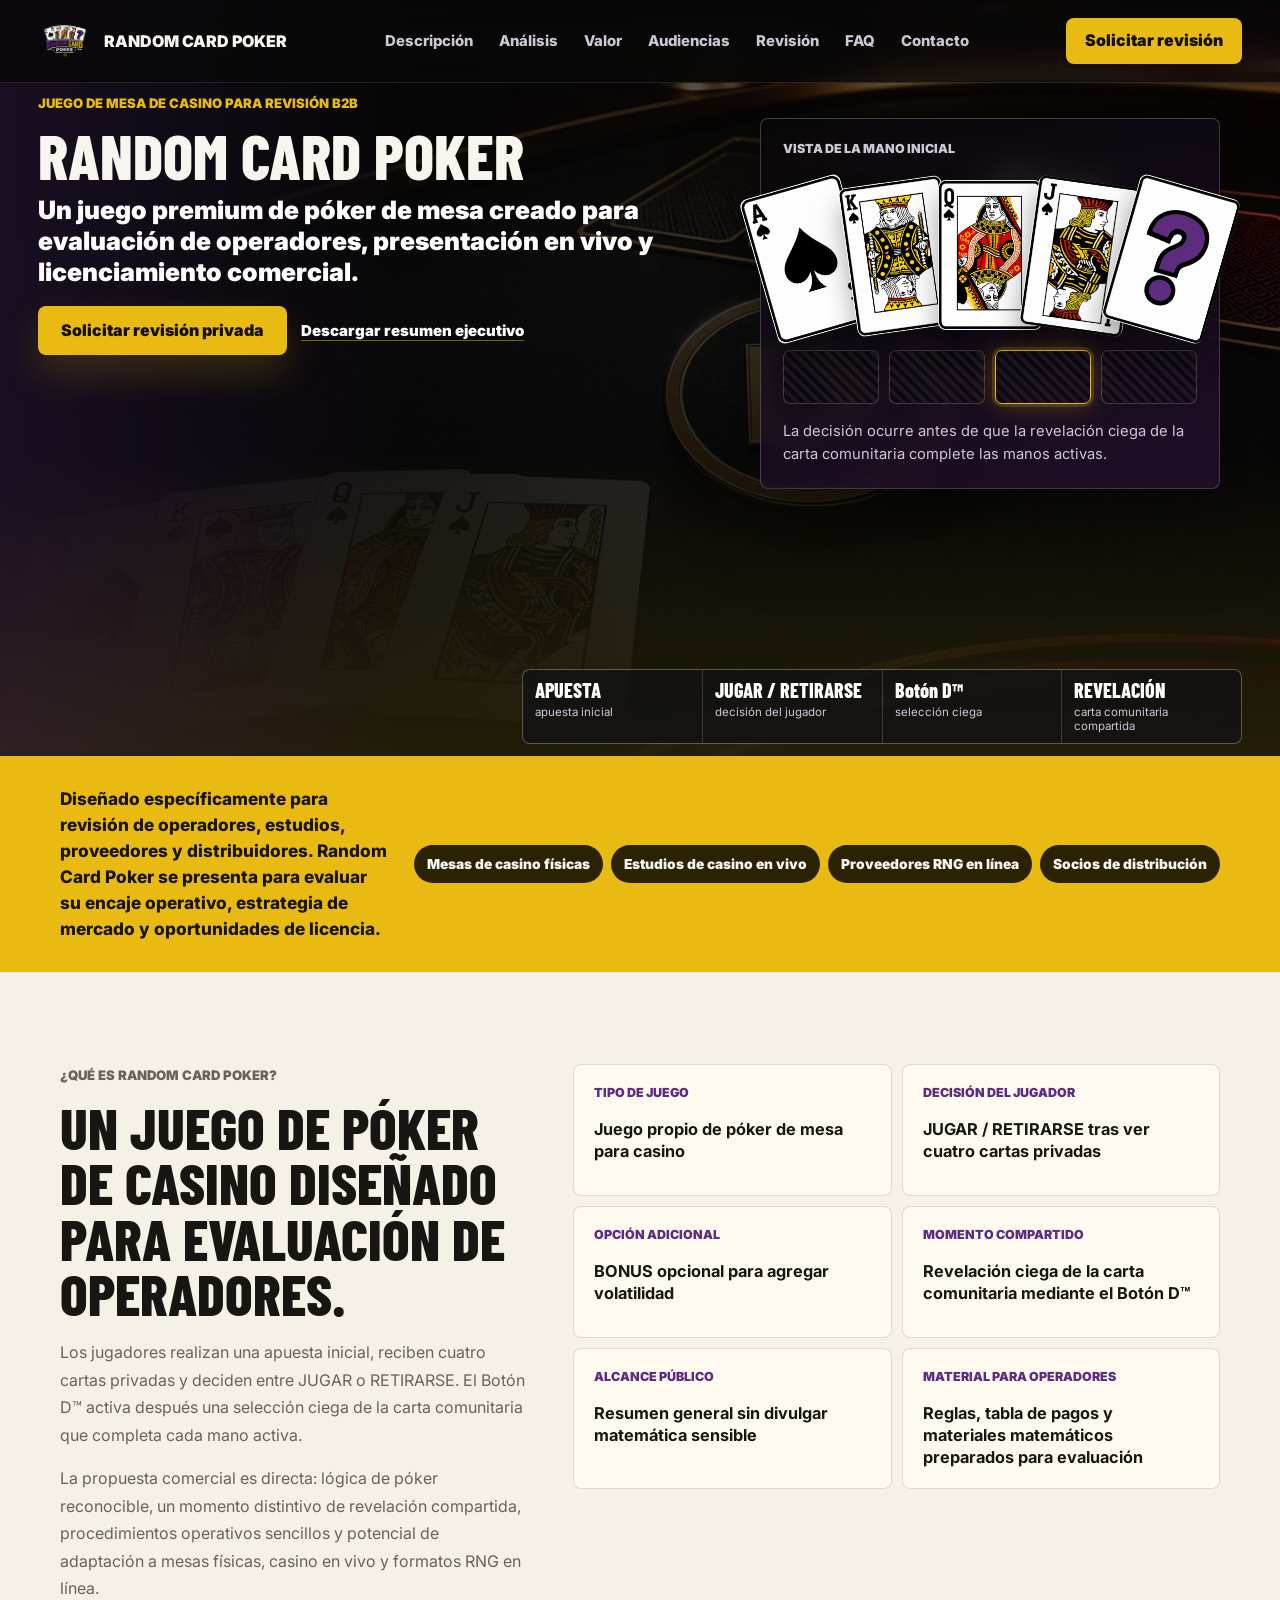
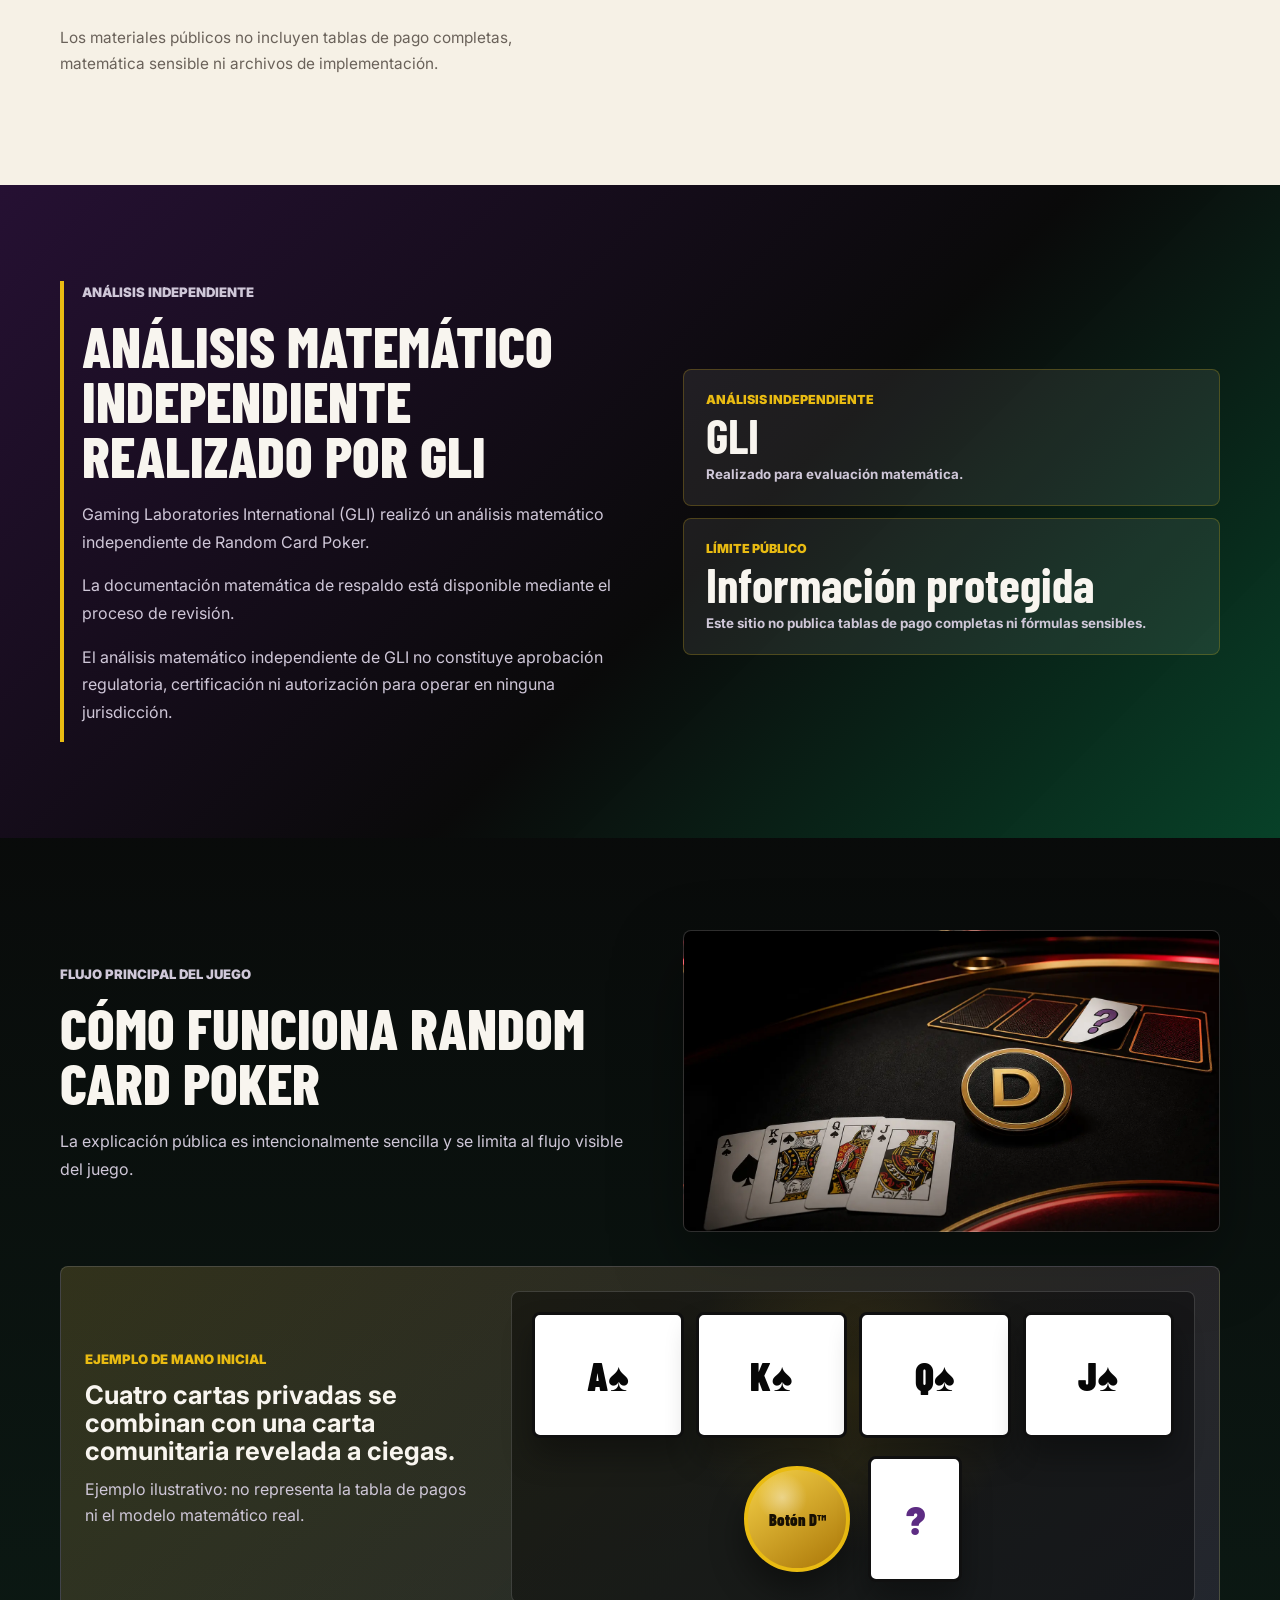
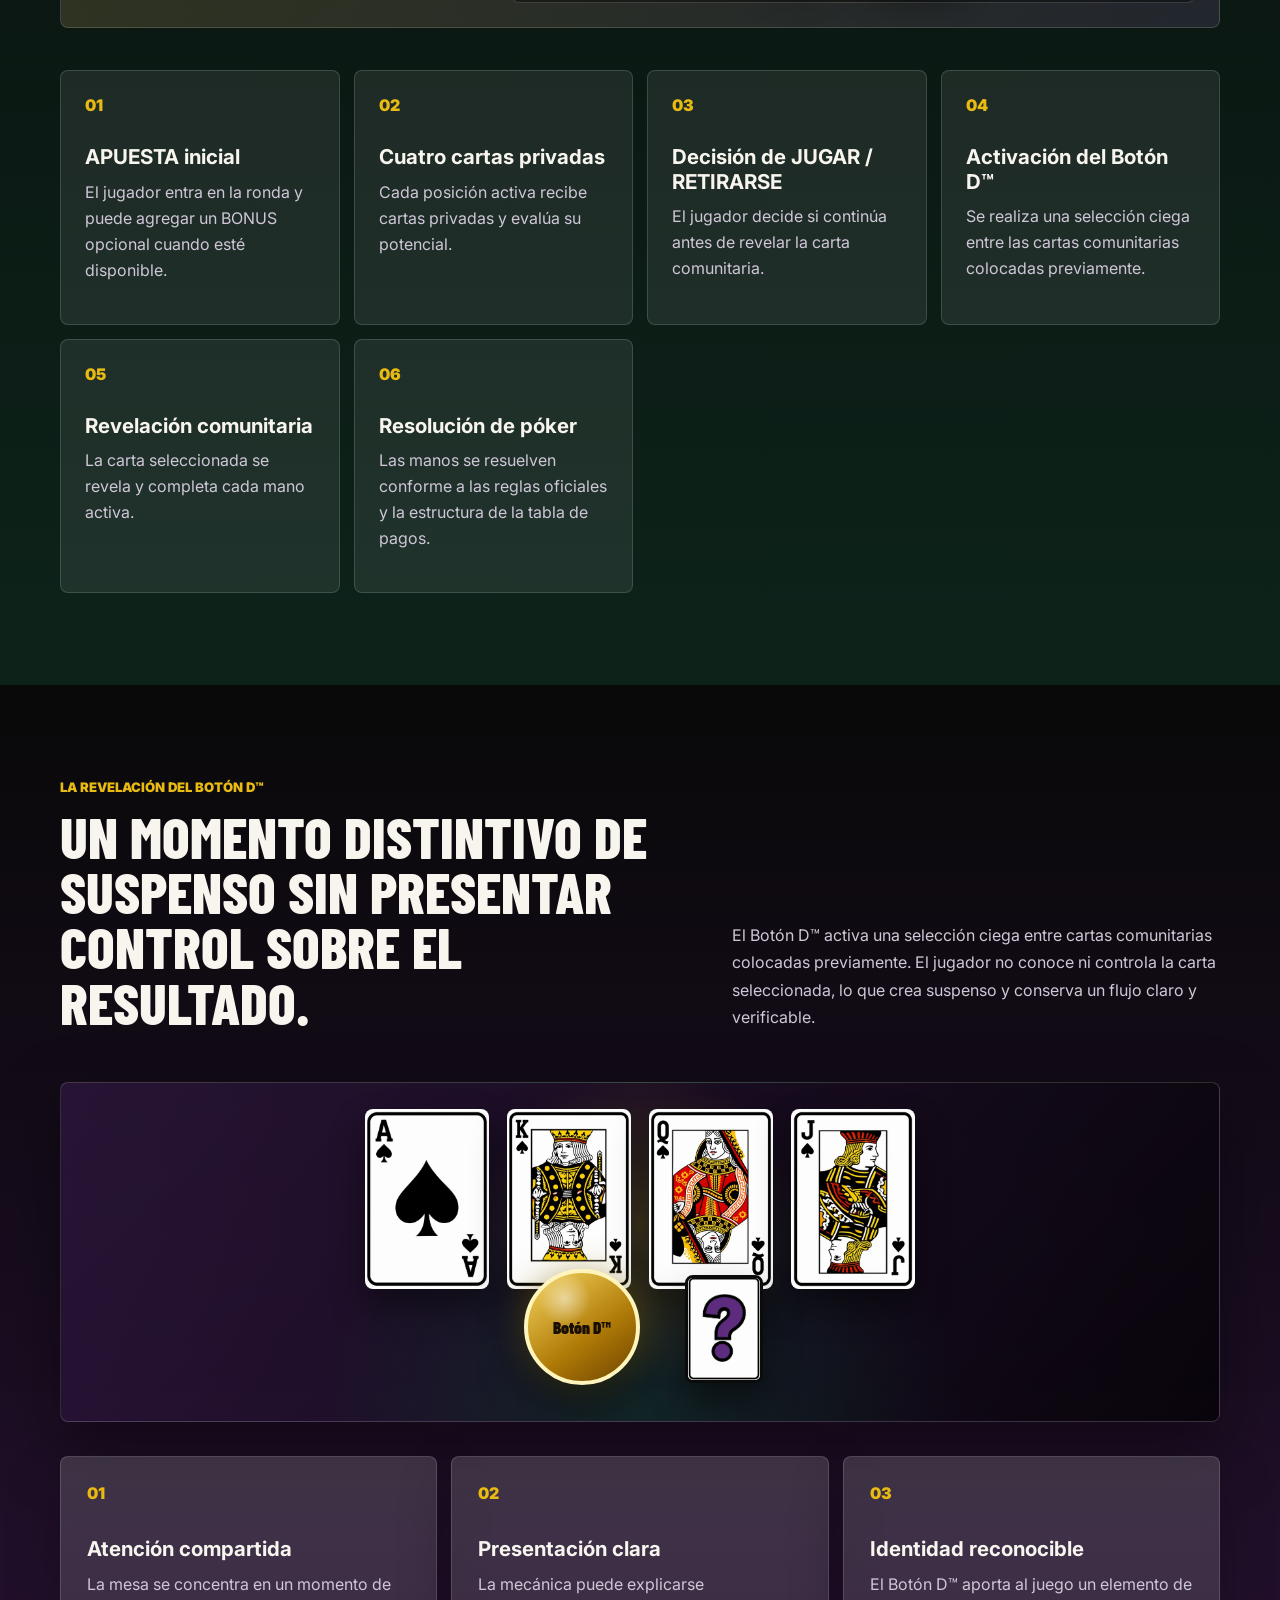
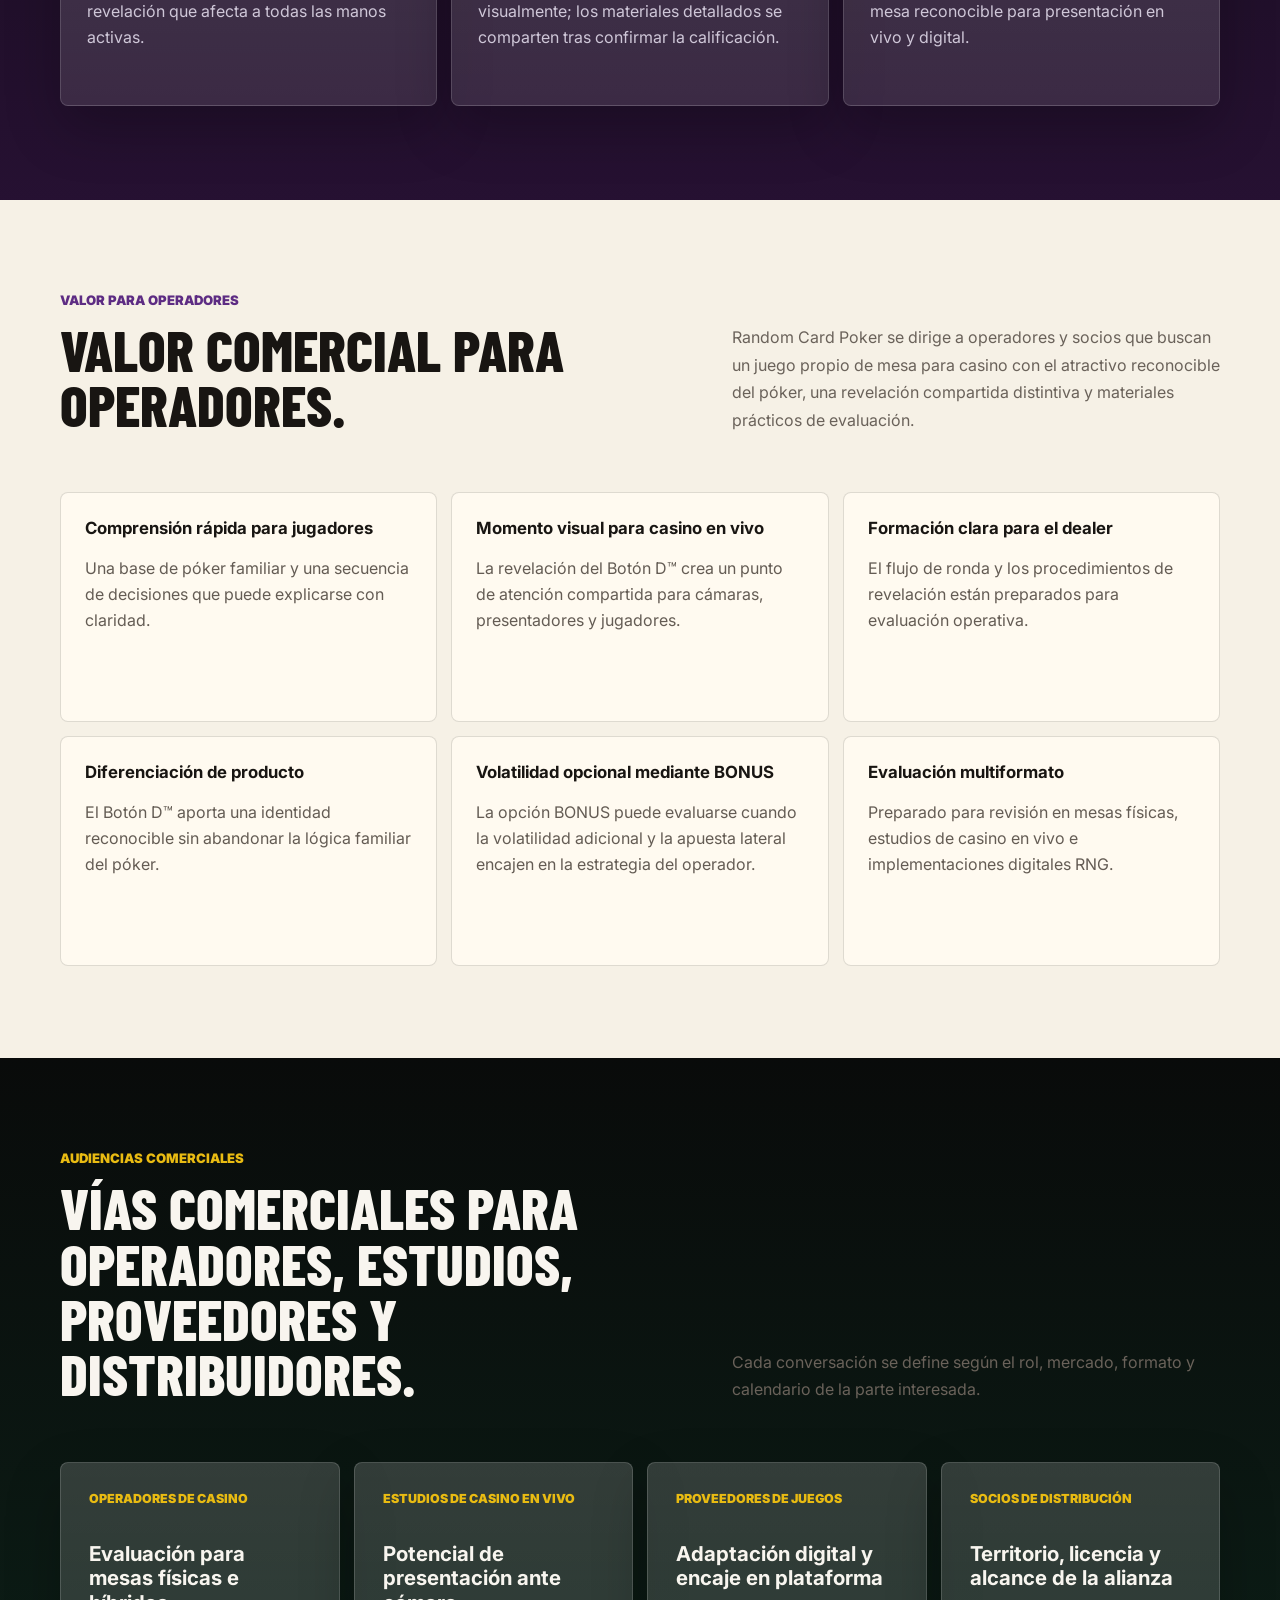
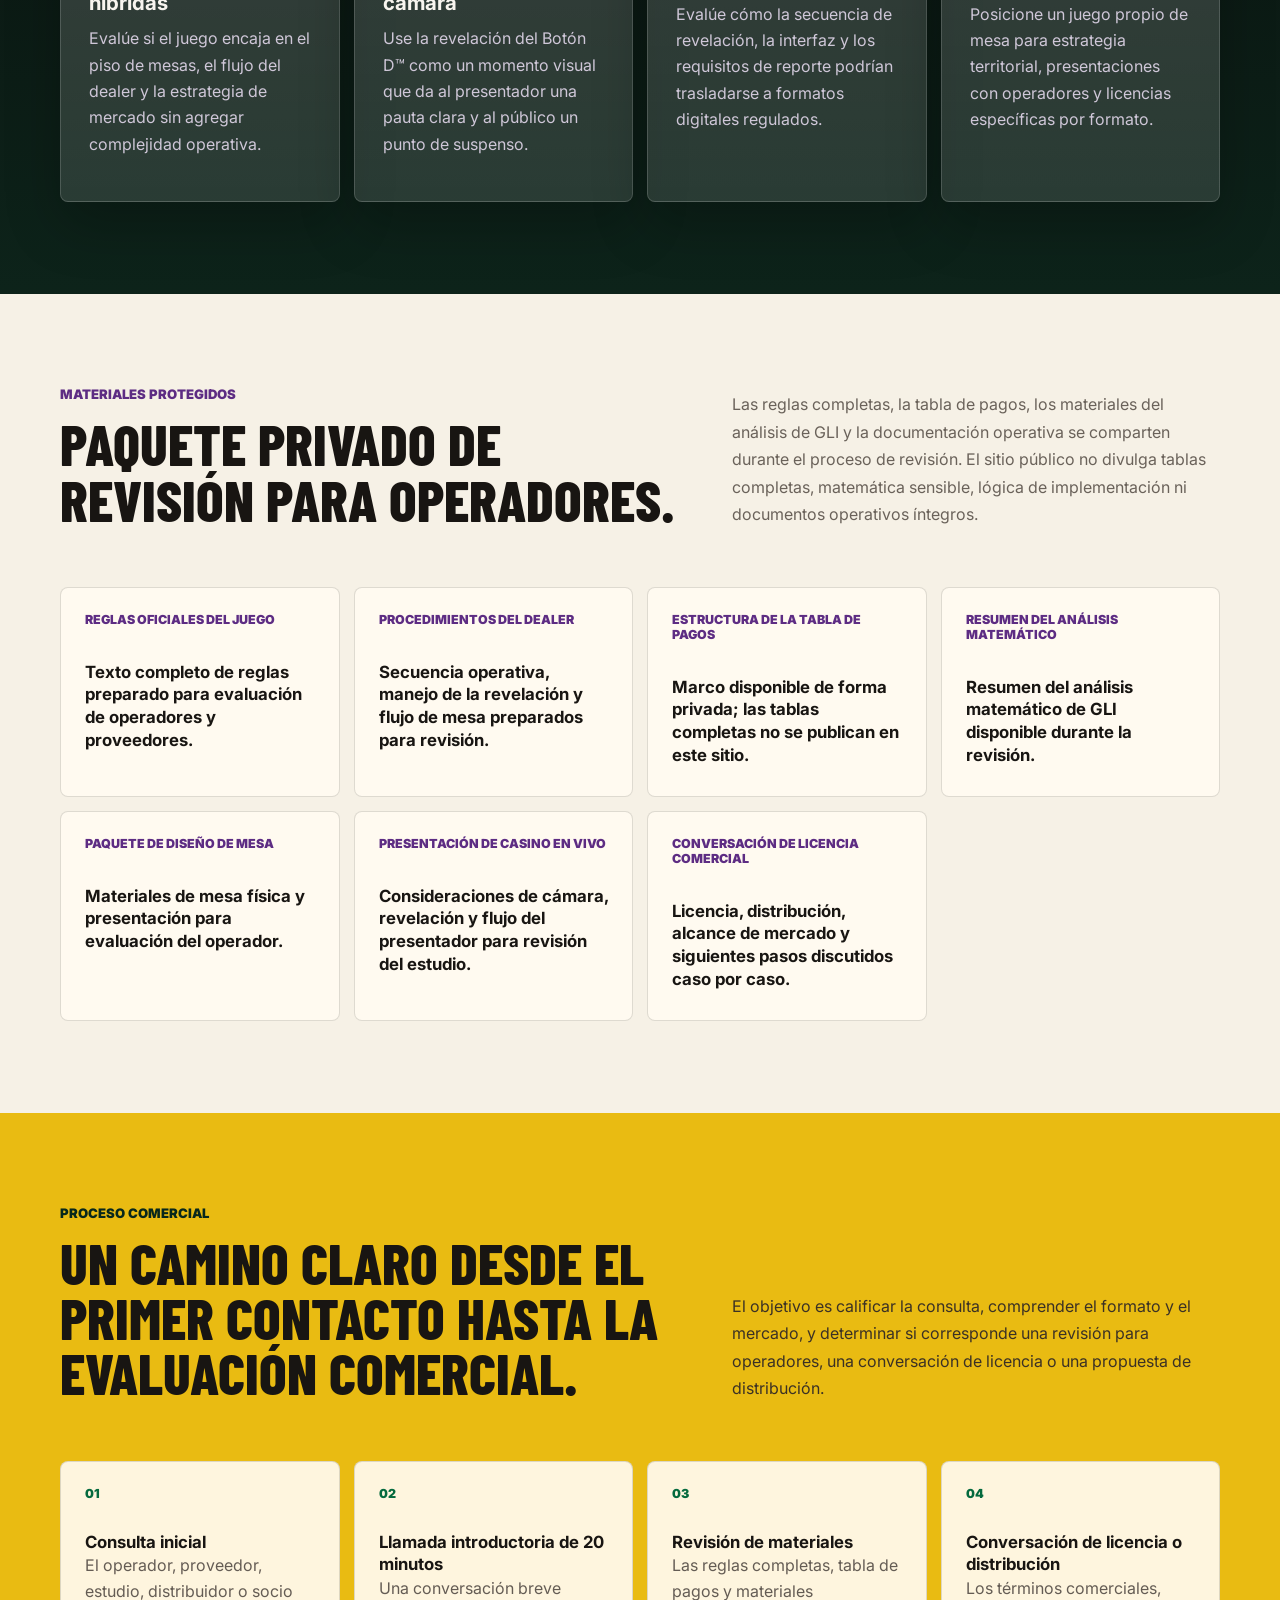
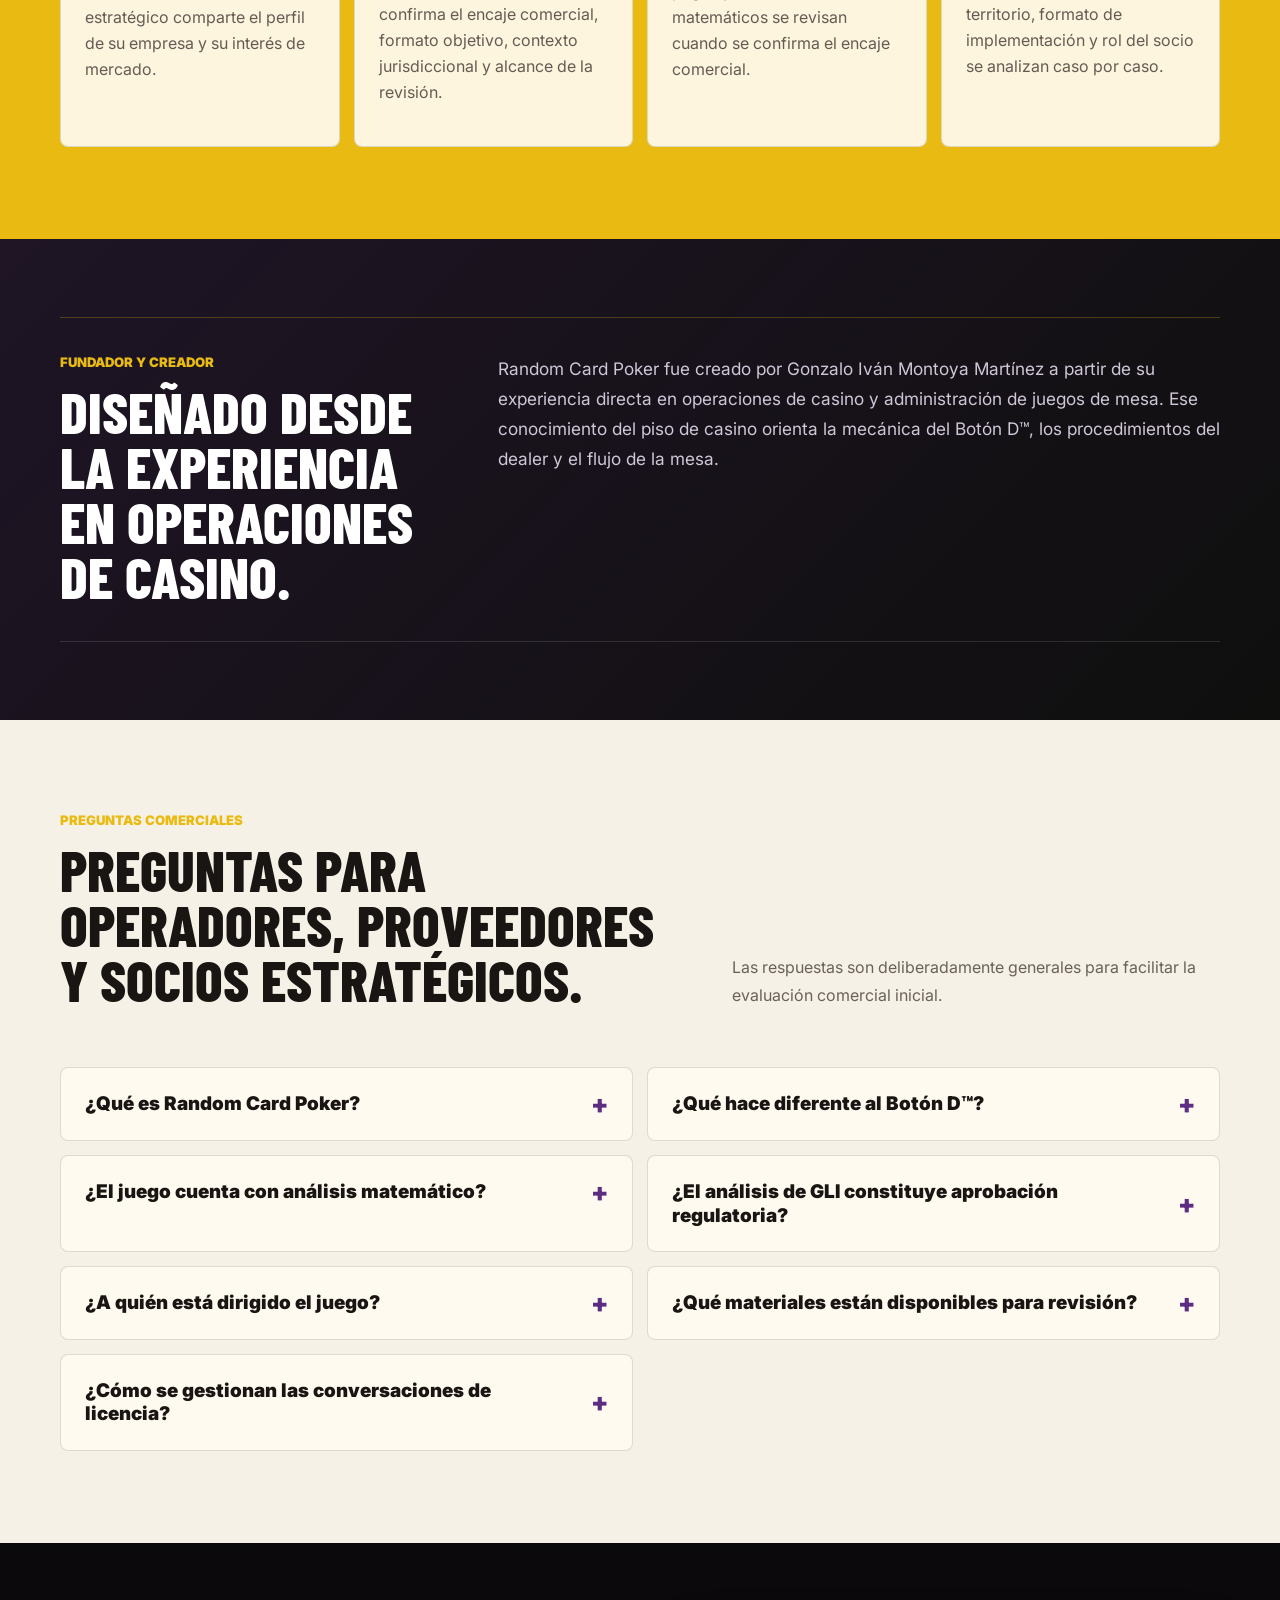
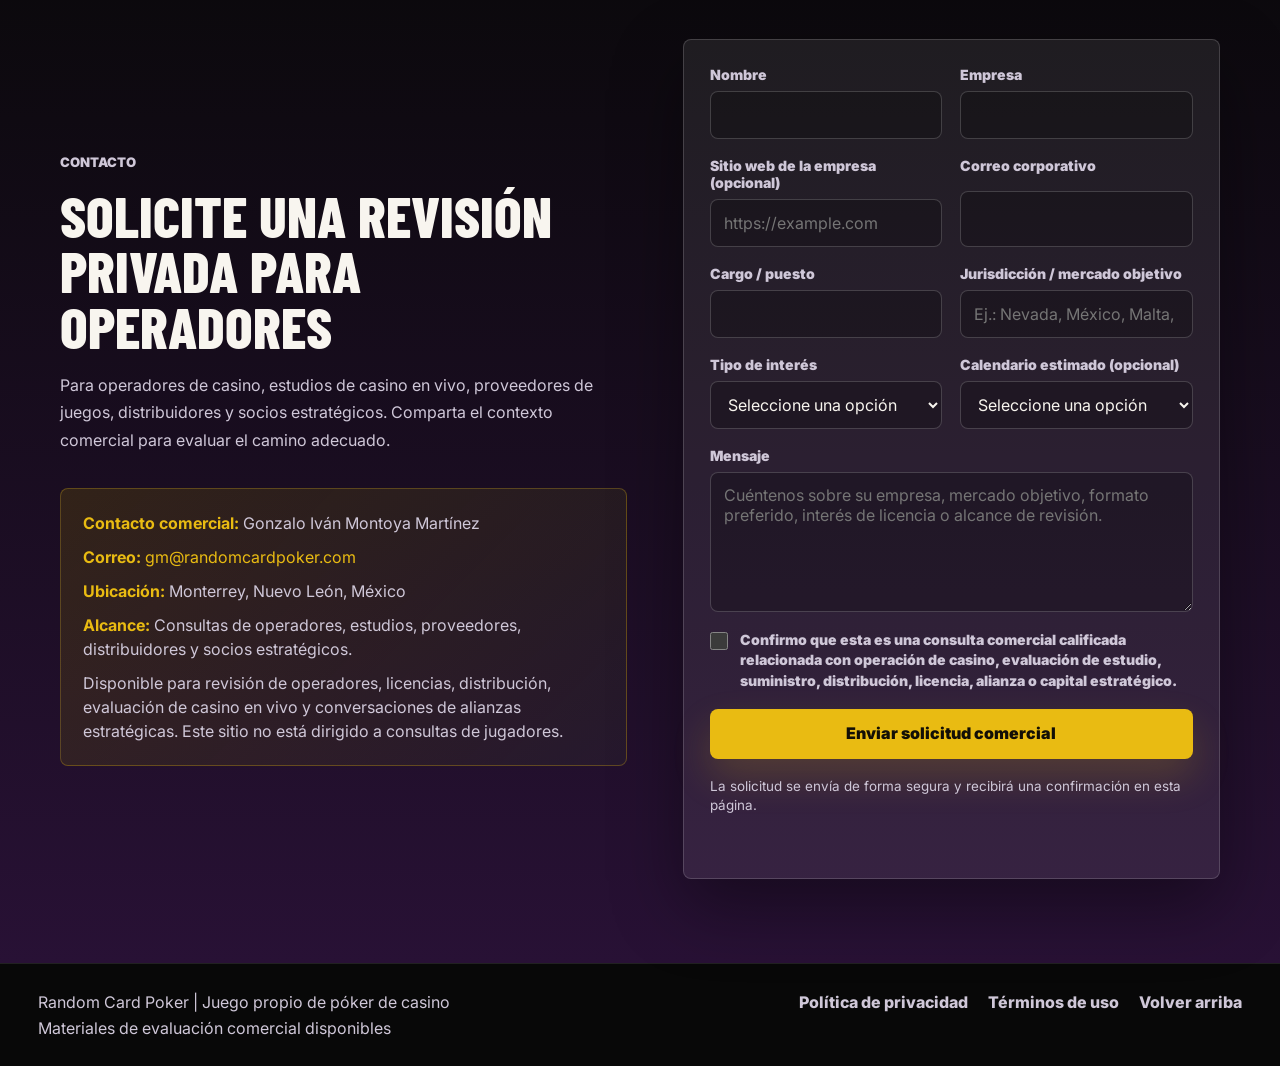
<file: index.html>
<!doctype html>
<html lang="es">
  <head>
    <meta charset="utf-8">
    <meta name="viewport" content="width=device-width, initial-scale=1">
    <title>Random Card Poker | Juego de póker de casino para operadores</title>
    <meta
      name="description"
      content="Juego de póker de casino propio diseñado para evaluación de operadores, presentación en vivo y licenciamiento comercial."
    >
    <meta name="robots" content="index, follow">
    <link rel="canonical" href="https://randomcardpoker.com/">
    <meta property="og:type" content="website">
    <meta property="og:url" content="https://randomcardpoker.com/">
    <meta property="og:title" content="Random Card Poker | Juego de póker de casino para operadores">
    <meta property="og:description" content="Juego de póker de casino propio diseñado para evaluación de operadores, presentación en vivo y licenciamiento comercial.">
    <meta property="og:image" content="https://randomcardpoker.com/assets/rcp-og-image-es.png">
    <meta property="og:image:type" content="image/png">
    <meta property="og:image:width" content="1200">
    <meta property="og:image:height" content="630">
    <meta property="og:image:alt" content="Random Card Poker - juego de póker de casino">
    <meta name="twitter:card" content="summary_large_image">
    <meta name="twitter:title" content="Random Card Poker | Juego de póker de casino para operadores">
    <meta name="twitter:description" content="Juego de póker de casino propio diseñado para evaluación de operadores, presentación en vivo y licenciamiento comercial.">
    <meta name="twitter:image" content="https://randomcardpoker.com/assets/rcp-og-image-es.png">
    <link rel="icon" href="/favicon.ico" sizes="32x32">
    <link rel="icon" href="/favicon.svg" type="image/svg+xml">
    <link rel="apple-touch-icon" href="/apple-touch-icon.png">
    <link rel="preconnect" href="https://fonts.googleapis.com">
    <link rel="preconnect" href="https://fonts.gstatic.com" crossorigin>
    <link
      href="https://fonts.googleapis.com/css2?family=Barlow+Condensed:wght@600;700;800&amp;family=Inter:wght@400;500;600;700;800&amp;display=swap"
      rel="stylesheet"
    >
    <script type="application/ld+json">
      {
        "@context": "https://schema.org",
        "@type": "Organization",
        "name": "Random Card Poker",
        "url": "https://randomcardpoker.com/",
        "email": "gm@randomcardpoker.com",
        "address": {
          "@type": "PostalAddress",
          "addressLocality": "Monterrey",
          "addressRegion": "Nuevo León",
          "addressCountry": "MX"
        },
        "contactPoint": {
          "@type": "ContactPoint",
          "name": "Gonzalo Iván Montoya Martínez",
          "email": "gm@randomcardpoker.com",
          "contactType": "consultas comerciales"
        }
      }
    </script>
    <link rel="stylesheet" href="styles.css?v=audit-20260729-1">
  </head>
  <body>
    <header class="site-header" aria-label="Navegación principal">
      <a class="brand" href="#home" aria-label="Random Card Poker">
        <img alt="Logotipo de Random Card Poker" src="[data-uri]">
        <span>Random Card Poker</span>
      </a>
      <nav class="main-nav" id="primary-menu" aria-label="Secciones">
        <a href="#overview">Descripción</a>
        <a href="#analysis">Análisis</a>
        <a href="#operators">Valor</a>
        <a href="#audiences">Audiencias</a>
        <a href="#nda">Revisión</a>
        <a href="#faq">FAQ</a>
        <a href="#contact">Contacto</a>
      </nav>
      <button
        class="menu-toggle"
        type="button"
        aria-label="Abrir menú de navegación"
        aria-controls="primary-menu"
        aria-expanded="false"
      >
        <span></span>
        <span></span>
        <span></span>
      </button>
      <a class="header-action" href="#contact">Solicitar revisión</a>
    </header>

    <main>
      <section class="hero" id="home" aria-labelledby="hero-title">
        <div class="hero-bg" aria-hidden="true"></div>
        <div class="hero-inner">
          <img class="hero-logo" alt="Random Card Poker" src="[data-uri]">
          <p class="eyebrow">Juego de mesa de casino para revisión B2B</p>
          <h1 id="hero-title">Random Card Poker</h1>
          <p class="hero-subtitle">Un juego premium de póker de mesa creado para evaluación de operadores, presentación en vivo y licenciamiento comercial.</p>
          <div class="hero-actions">
            <a class="button button-primary" href="#contact">Solicitar revisión privada</a>
            <span class="hero-secondary-actions">
              <a href="assets/random-card-poker-one-page-overview.pdf">Descargar resumen ejecutivo</a>
            </span>
          </div>
        </div>
        <div class="hero-showcase" aria-label="Visual de la mano inicial de Random Card Poker">
          <div class="showcase-topline">
            <span>Vista de la mano inicial</span>
          </div>
          <div class="card-fan">
            <img class="showcase-card" alt="Primera carta ilustrativa de la mano inicial" src="assets/rcp-opening-card-1.webp">
            <img class="showcase-card" alt="Segunda carta ilustrativa de la mano inicial" src="assets/rcp-opening-card-2.webp">
            <img class="showcase-card" alt="Tercera carta ilustrativa de la mano inicial" src="assets/rcp-opening-card-3.webp">
            <img class="showcase-card" alt="Cuarta carta ilustrativa de la mano inicial" src="assets/rcp-opening-card-4.webp">
            <img class="showcase-card" alt="Carta comunitaria oculta ilustrativa" src="assets/rcp-opening-card-5.webp">
          </div>
          <div class="community-row" aria-hidden="true">
            <span></span>
            <span></span>
            <span class="is-selected"></span>
            <span></span>
          </div>
          <p>La decisión ocurre antes de que la revelación ciega de la carta comunitaria complete las manos activas.</p>
        </div>
        <dl class="hero-proof" aria-label="Resumen del juego">
          <div>
            <dt>APUESTA</dt>
            <dd>apuesta inicial</dd>
          </div>
          <div>
            <dt>JUGAR / RETIRARSE</dt>
            <dd>decisión del jugador</dd>
          </div>
          <div>
            <dt>Botón D™</dt>
            <dd>selección ciega</dd>
          </div>
          <div>
            <dt>REVELACIÓN</dt>
            <dd>carta comunitaria compartida</dd>
          </div>
        </dl>
      </section>

      <section class="intro-band" aria-label="Posicionamiento B2B">
        <div class="section-shell intro-grid">
          <p>
            Diseñado específicamente para revisión de operadores, estudios, proveedores y distribuidores.
            Random Card Poker se presenta para evaluar su encaje operativo, estrategia de mercado y oportunidades de licencia.
          </p>
          <div class="intro-points" aria-label="Principales áreas de revisión">
            <span>Mesas de casino físicas</span>
            <span>Estudios de casino en vivo</span>
            <span>Proveedores RNG en línea</span>
            <span>Socios de distribución</span>
          </div>
        </div>
      </section>

      <section class="operator-section" id="overview" aria-labelledby="overview-title">
        <div class="section-shell operator-layout">
          <div class="section-copy">
            <p class="eyebrow">¿Qué es Random Card Poker?</p>
            <h2 id="overview-title">Un juego de póker de casino diseñado para evaluación de operadores.</h2>
            <p>
              Los jugadores realizan una apuesta inicial, reciben cuatro cartas privadas y deciden entre JUGAR o RETIRARSE.
              El Botón D™ activa después una selección ciega de la carta comunitaria que completa cada mano activa.
            </p>
            <p>
              La propuesta comercial es directa: lógica de póker reconocible, un momento distintivo de revelación compartida,
              procedimientos operativos sencillos y potencial de adaptación a mesas físicas, casino en vivo y formatos RNG en línea.
            </p>
            <p class="public-boundary-note">Los materiales públicos no incluyen tablas de pago completas, matemática sensible ni archivos de implementación.</p>
          </div>

          <div class="spec-grid" aria-label="Descripción del juego">
            <article>
              <span>Tipo de juego</span>
              <strong>Juego propio de póker de mesa para casino</strong>
            </article>
            <article>
              <span>Decisión del jugador</span>
              <strong>JUGAR / RETIRARSE tras ver cuatro cartas privadas</strong>
            </article>
            <article>
              <span>Opción adicional</span>
              <strong>BONUS opcional para agregar volatilidad</strong>
            </article>
            <article>
              <span>Momento compartido</span>
              <strong>Revelación ciega de la carta comunitaria mediante el Botón D™</strong>
            </article>
            <article>
              <span>Alcance público</span>
              <strong>Resumen general sin divulgar matemática sensible</strong>
            </article>
            <article>
              <span>Material para operadores</span>
              <strong>Reglas, tabla de pagos y materiales matemáticos preparados para evaluación</strong>
            </article>
          </div>
        </div>
      </section>

      <section class="math-section" id="analysis" aria-labelledby="analysis-title">
        <div class="section-shell math-layout">
          <div class="section-copy regulatory-note">
            <p class="eyebrow">Análisis independiente</p>
            <h2 id="analysis-title">Análisis matemático independiente realizado por GLI</h2>
            <p>
              Gaming Laboratories International (GLI) realizó un análisis matemático independiente de Random Card Poker.
            </p>
            <p>
              La documentación matemática de respaldo está disponible mediante el proceso de revisión.
            </p>
            <p>El análisis matemático independiente de GLI no constituye aprobación regulatoria, certificación ni autorización para operar en ninguna jurisdicción.</p>
          </div>

          <div class="metric-panel analysis-panel" aria-label="Resumen del análisis independiente">
            <div>
              <span>Análisis independiente</span>
              <strong>GLI</strong>
              <small>Realizado para evaluación matemática.</small>
            </div>
            <div>
              <span>Límite público</span>
              <strong>Información protegida</strong>
              <small>Este sitio no publica tablas de pago completas ni fórmulas sensibles.</small>
            </div>
          </div>
        </div>
      </section>

      <section class="mechanic-section" id="flow" aria-labelledby="flow-title">
        <div class="section-shell mechanic-layout">
          <div class="section-copy">
            <p class="eyebrow">Flujo principal del juego</p>
            <h2 id="flow-title">Cómo funciona Random Card Poker</h2>
            <p>
              La explicación pública es intencionalmente sencilla y se limita al flujo visible del juego.
            </p>
          </div>

          <div class="table-visual" aria-label="Visual de la mesa de Random Card Poker">
            <img alt="Diseño de la mesa de Random Card Poker" src="[data-uri]">
          </div>
        </div>

        <div class="section-shell illustrative-hand" aria-label="Ejemplo ilustrativo de una mano">
          <div class="example-copy">
            <p class="eyebrow">Ejemplo de mano inicial</p>
            <h3>Cuatro cartas privadas se combinan con una carta comunitaria revelada a ciegas.</h3>
            <p>Ejemplo ilustrativo: no representa la tabla de pagos ni el modelo matemático real.</p>
          </div>
          <div class="example-table" aria-label="Mano ilustrativa de Random Card Poker">
            <div class="example-cards" aria-label="Cuatro cartas privadas">
              <span>A♠</span>
              <span>K♠</span>
              <span>Q♠</span>
              <span>J♠</span>
            </div>
            <div class="example-reveal" aria-label="Revelación ciega de la carta comunitaria">
              <span class="example-d-button">Botón D™</span>
              <span class="example-card community-card">?</span>
            </div>
          </div>
        </div>

        <div class="section-shell flow-grid" aria-label="Flujo del juego">
          <article>
            <span>01</span>
            <h3>APUESTA inicial</h3>
            <p>El jugador entra en la ronda y puede agregar un BONUS opcional cuando esté disponible.</p>
          </article>
          <article>
            <span>02</span>
            <h3>Cuatro cartas privadas</h3>
            <p>Cada posición activa recibe cartas privadas y evalúa su potencial.</p>
          </article>
          <article>
            <span>03</span>
            <h3>Decisión de JUGAR / RETIRARSE</h3>
            <p>El jugador decide si continúa antes de revelar la carta comunitaria.</p>
          </article>
          <article>
            <span>04</span>
              <h3>Activación del Botón D™</h3>
            <p>Se realiza una selección ciega entre las cartas comunitarias colocadas previamente.</p>
          </article>
          <article>
            <span>05</span>
            <h3>Revelación comunitaria</h3>
            <p>La carta seleccionada se revela y completa cada mano activa.</p>
          </article>
          <article>
            <span>06</span>
            <h3>Resolución de póker</h3>
            <p>
              Las manos se resuelven conforme a las reglas oficiales y la estructura de la tabla de pagos.
            </p>
          </article>
        </div>
      </section>

      <section class="solutions-section" id="boton-d" aria-labelledby="boton-title">
        <div class="section-shell">
          <div class="section-heading compact-heading">
            <div>
              <p class="eyebrow">La revelación del Botón D™</p>
              <h2 id="boton-title">Un momento distintivo de suspenso sin presentar control sobre el resultado.</h2>
            </div>
            <p>
              El Botón D™ activa una selección ciega entre cartas comunitarias colocadas previamente.
              El jugador no conoce ni controla la carta seleccionada, lo que crea suspenso y conserva un flujo claro y verificable.
            </p>
          </div>

          <div class="boton-demo" aria-label="Demostración animada de la revelación del Botón D">
            <div class="boton-demo-table">
              <div class="demo-slots">
                <img class="demo-slot-card" alt="Primera posición de carta comunitaria boca abajo" src="assets/rcp-opening-card-1.webp">
                <img class="demo-slot-card" alt="Segunda posición de carta comunitaria boca abajo" src="assets/rcp-opening-card-2.webp">
                <img class="demo-slot-card" alt="Tercera posición de carta comunitaria boca abajo" src="assets/rcp-opening-card-3.webp">
                <img class="demo-slot-card" alt="Cuarta posición de carta comunitaria boca abajo" src="assets/rcp-opening-card-4.webp">
              </div>
              <button class="demo-d-button" type="button" aria-label="Activación ilustrativa del Botón D" disabled>Botón D™</button>
              <div class="demo-flip-card">
                <img alt="Revelación ciega de carta comunitaria con signo de interrogación morado" src="assets/rcp-opening-card-5.webp">
              </div>
            </div>
          </div>

          <div class="solution-grid" aria-label="Valor comercial del Botón D">
            <article>
              <span>01</span>
              <h3>Atención compartida</h3>
              <p>La mesa se concentra en un momento de revelación que afecta a todas las manos activas.</p>
            </article>
            <article>
              <span>02</span>
              <h3>Presentación clara</h3>
              <p>La mecánica puede explicarse visualmente; los materiales detallados se comparten tras confirmar la calificación.</p>
            </article>
            <article>
              <span>03</span>
              <h3>Identidad reconocible</h3>
              <p>El Botón D™ aporta al juego un elemento de mesa reconocible para presentación en vivo y digital.</p>
            </article>
          </div>
        </div>
      </section>

      <section class="experience-band" id="operators" aria-labelledby="operators-title">
        <div class="section-shell">
          <div class="section-heading">
            <div>
              <p class="eyebrow">Valor para operadores</p>
              <h2 id="operators-title">Valor comercial para operadores.</h2>
            </div>
            <p>
              Random Card Poker se dirige a operadores y socios que buscan un juego propio de mesa para casino
              con el atractivo reconocible del póker, una revelación compartida distintiva y materiales prácticos de evaluación.
            </p>
          </div>

          <div class="value-grid operator-value-grid">
            <article>
              <strong>Comprensión rápida para jugadores</strong>
              <p>Una base de póker familiar y una secuencia de decisiones que puede explicarse con claridad.</p>
            </article>
            <article>
              <strong>Momento visual para casino en vivo</strong>
              <p>La revelación del Botón D™ crea un punto de atención compartida para cámaras, presentadores y jugadores.</p>
            </article>
            <article>
              <strong>Formación clara para el dealer</strong>
              <p>El flujo de ronda y los procedimientos de revelación están preparados para evaluación operativa.</p>
            </article>
            <article>
              <strong>Diferenciación de producto</strong>
              <p>El Botón D™ aporta una identidad reconocible sin abandonar la lógica familiar del póker.</p>
            </article>
            <article>
              <strong>Volatilidad opcional mediante BONUS</strong>
              <p>La opción BONUS puede evaluarse cuando la volatilidad adicional y la apuesta lateral encajen en la estrategia del operador.</p>
            </article>
            <article>
              <strong>Evaluación multiformato</strong>
              <p>Preparado para revisión en mesas físicas, estudios de casino en vivo e implementaciones digitales RNG.</p>
            </article>
          </div>
        </div>
      </section>

      <section class="formats-section" id="audiences" aria-labelledby="audiences-title">
        <div class="section-shell">
          <div class="section-heading compact-heading">
            <div>
              <p class="eyebrow">Audiencias comerciales</p>
              <h2 id="audiences-title">Vías comerciales para operadores, estudios, proveedores y distribuidores.</h2>
            </div>
            <p>
              Cada conversación se define según el rol, mercado, formato y calendario de la parte interesada.
            </p>
          </div>

          <div class="format-cards audience-grid" aria-label="Audiencias comerciales">
            <article>
              <span>Operadores de casino</span>
              <h3>Evaluación para mesas físicas e híbridas</h3>
              <p>Evalúe si el juego encaja en el piso de mesas, el flujo del dealer y la estrategia de mercado sin agregar complejidad operativa.</p>
            </article>
            <article>
              <span>Estudios de casino en vivo</span>
              <h3>Potencial de presentación ante cámara</h3>
              <p>Use la revelación del Botón D™ como un momento visual que da al presentador una pauta clara y al público un punto de suspenso.</p>
            </article>
            <article>
              <span>Proveedores de juegos</span>
              <h3>Adaptación digital y encaje en plataforma</h3>
              <p>Evalúe cómo la secuencia de revelación, la interfaz y los requisitos de reporte podrían trasladarse a formatos digitales regulados.</p>
            </article>
            <article>
              <span>Socios de distribución</span>
              <h3>Territorio, licencia y alcance de la alianza</h3>
              <p>Posicione un juego propio de mesa para estrategia territorial, presentaciones con operadores y licencias específicas por formato.</p>
            </article>
          </div>
        </div>
      </section>

      <section class="evaluation-section" id="nda" aria-labelledby="nda-title">
        <div class="section-shell">
          <div class="section-heading">
            <div>
              <p class="eyebrow">Materiales protegidos</p>
              <h2 id="nda-title">Paquete privado de revisión para operadores.</h2>
            </div>
            <p>
              Las reglas completas, la tabla de pagos, los materiales del análisis de GLI y la documentación operativa
              se comparten durante el proceso de revisión. El sitio público no divulga tablas completas,
              matemática sensible, lógica de implementación ni documentos operativos íntegros.
            </p>
          </div>

          <div class="package-list nda-list">
            <article>
              <span>Reglas oficiales del juego</span>
              <strong>Texto completo de reglas preparado para evaluación de operadores y proveedores.</strong>
            </article>
            <article>
              <span>Procedimientos del dealer</span>
              <strong>Secuencia operativa, manejo de la revelación y flujo de mesa preparados para revisión.</strong>
            </article>
            <article>
              <span>Estructura de la tabla de pagos</span>
              <strong>Marco disponible de forma privada; las tablas completas no se publican en este sitio.</strong>
            </article>
            <article>
              <span>Resumen del análisis matemático</span>
              <strong>Resumen del análisis matemático de GLI disponible durante la revisión.</strong>
            </article>
            <article>
              <span>Paquete de diseño de mesa</span>
              <strong>Materiales de mesa física y presentación para evaluación del operador.</strong>
            </article>
            <article>
              <span>Presentación de casino en vivo</span>
              <strong>Consideraciones de cámara, revelación y flujo del presentador para revisión del estudio.</strong>
            </article>
            <article>
              <span>Conversación de licencia comercial</span>
              <strong>Licencia, distribución, alcance de mercado y siguientes pasos discutidos caso por caso.</strong>
            </article>
          </div>
        </div>
      </section>

      <section class="path-section" id="private-review" aria-labelledby="review-title">
        <div class="section-shell">
          <div class="section-heading">
            <div>
              <p class="eyebrow">Proceso comercial</p>
              <h2 id="review-title">Un camino claro desde el primer contacto hasta la evaluación comercial.</h2>
            </div>
            <p>
              El objetivo es calificar la consulta, comprender el formato y el mercado, y determinar si corresponde
              una revisión para operadores, una conversación de licencia o una propuesta de distribución.
            </p>
          </div>

          <div class="path-steps">
            <article>
              <span>01</span>
              <strong>Consulta inicial</strong>
              <p>El operador, proveedor, estudio, distribuidor o socio estratégico comparte el perfil de su empresa y su interés de mercado.</p>
            </article>
            <article>
              <span>02</span>
              <strong>Llamada introductoria de 20 minutos</strong>
              <p>Una conversación breve confirma el encaje comercial, formato objetivo, contexto jurisdiccional y alcance de la revisión.</p>
            </article>
            <article>
              <span>03</span>
              <strong>Revisión de materiales</strong>
              <p>Las reglas completas, tabla de pagos y materiales matemáticos se revisan cuando se confirma el encaje comercial.</p>
            </article>
            <article>
              <span>04</span>
              <strong>Conversación de licencia o distribución</strong>
              <p>Los términos comerciales, territorio, formato de implementación y rol del socio se analizan caso por caso.</p>
            </article>
          </div>
        </div>
      </section>

      <section class="credibility-section" id="credibility" aria-labelledby="credibility-title">
        <div class="section-shell credibility-panel">
          <div>
            <p class="eyebrow">Fundador y creador</p>
            <h2 id="credibility-title">Diseñado desde la experiencia en operaciones de casino.</h2>
          </div>
          <p>
            Random Card Poker fue creado por Gonzalo Iván Montoya Martínez a partir de su experiencia directa
            en operaciones de casino y administración de juegos de mesa. Ese conocimiento del piso de casino orienta
            la mecánica del Botón D™, los procedimientos del dealer y el flujo de la mesa.
          </p>
        </div>
      </section>

      <section class="faq-section" id="faq" aria-labelledby="faq-title">
        <div class="section-shell">
          <div class="section-heading compact-heading">
            <div>
              <p class="eyebrow">Preguntas comerciales</p>
              <h2 id="faq-title">Preguntas para operadores, proveedores y socios estratégicos.</h2>
            </div>
            <p>
              Las respuestas son deliberadamente generales para facilitar la evaluación comercial inicial.
            </p>
          </div>

          <div class="faq-grid" aria-label="Preguntas comerciales frecuentes">
            <details>
              <summary>¿Qué es Random Card Poker?</summary>
              <p>Random Card Poker es un juego propio de póker de casino basado en una revelación ciega y compartida de la carta comunitaria mediante el Botón D™.</p>
            </details>
            <details>
              <summary>¿Qué hace diferente al Botón D™?</summary>
              <p>El Botón D™ crea un momento de selección ciega antes de revelar la carta comunitaria, aportando identidad a la mesa sin presentar control del jugador sobre el resultado.</p>
            </details>
            <details>
              <summary>¿El juego cuenta con análisis matemático?</summary>
              <p>Sí. GLI realizó un análisis matemático independiente. La documentación de respaldo está disponible mediante el proceso de revisión.</p>
            </details>
            <details>
              <summary>¿El análisis de GLI constituye aprobación regulatoria?</summary>
              <p>El análisis matemático independiente de GLI no constituye aprobación regulatoria, certificación ni autorización para operar en ninguna jurisdicción.</p>
            </details>
            <details>
              <summary>¿A quién está dirigido el juego?</summary>
              <p>El sitio está dirigido a operadores de casino, estudios de casino en vivo, proveedores de juegos, distribuidores y socios comerciales estratégicos.</p>
            </details>
            <details>
              <summary>¿Qué materiales están disponibles para revisión?</summary>
              <p>Las reglas oficiales, procedimientos del dealer, estructura de pagos, materiales del análisis de GLI, diseño de mesa y notas de presentación están disponibles durante la revisión.</p>
            </details>
            <details>
              <summary>¿Cómo se gestionan las conversaciones de licencia?</summary>
              <p>Las estructuras comerciales se adaptan al formato, territorio, alcance y rol del socio. Los términos específicos se discuten después de la calificación inicial.</p>
            </details>
          </div>
        </div>
      </section>

      <section class="contact-section" id="contact" aria-labelledby="contact-title">
        <div class="section-shell contact-layout">
          <div class="contact-copy">
            <p class="eyebrow">Contacto</p>
            <h2 id="contact-title">Solicite una revisión privada para operadores</h2>
            <p>
              Para operadores de casino, estudios de casino en vivo, proveedores de juegos, distribuidores
              y socios estratégicos. Comparta el contexto comercial para evaluar el camino adecuado.
            </p>
            <div class="commercial-contact-card" aria-label="Información de contacto comercial">
              <p><strong>Contacto comercial:</strong> Gonzalo Iván Montoya Martínez</p>
              <p><strong>Correo:</strong> <a href="mailto:gm@randomcardpoker.com">gm@randomcardpoker.com</a></p>
              <p><strong>Ubicación:</strong> Monterrey, Nuevo León, México</p>
              <p><strong>Alcance:</strong> Consultas de operadores, estudios, proveedores, distribuidores y socios estratégicos.</p>
              <p>
                Disponible para revisión de operadores, licencias, distribución, evaluación de casino en vivo
                y conversaciones de alianzas estratégicas. Este sitio no está dirigido a consultas de jugadores.
              </p>
            </div>
          </div>

          <form
            class="contact-form"
            id="request-form"
            action="https://formsubmit.co/6f2aecf0fe74c86e11c4f8cc0cd91252"
            method="post"
          >
            <input name="_subject" type="hidden" value="Nueva solicitud comercial - Random Card Poker">
            <input name="_template" type="hidden" value="table">
            <input name="_next" type="hidden" value="https://randomcardpoker.com/?enviado=1#contact">
            <label class="form-honeypot" aria-hidden="true">
              <span>Deje este campo vacío</span>
              <input name="_honey" type="text" tabindex="-1" autocomplete="off">
            </label>
            <label>
              <span>Nombre</span>
              <input name="name" type="text" autocomplete="name" required>
            </label>
            <label>
              <span>Empresa</span>
              <input name="company" type="text" autocomplete="organization" required>
            </label>
            <label>
              <span>Sitio web de la empresa (opcional)</span>
              <input name="website" type="url" autocomplete="url" placeholder="https://example.com">
            </label>
            <label>
              <span>Correo corporativo</span>
              <input name="email" type="email" autocomplete="email" required>
            </label>
            <label>
              <span>Cargo / puesto</span>
              <input name="role" type="text" autocomplete="organization-title">
            </label>
            <label>
              <span>Jurisdicción / mercado objetivo</span>
              <input name="jurisdiction" type="text" autocomplete="country-name" placeholder="Ej.: Nevada, México, Malta, Latinoamérica" required>
            </label>
            <label>
              <span>Tipo de interés</span>
              <select name="interest" required>
                <option value="">Seleccione una opción</option>
                <option>Revisión de operador de casino</option>
                <option>Evaluación de estudio de casino en vivo</option>
                <option>Conversación con proveedor de juegos / RNG en línea</option>
                <option>Distribución o alianza estratégica</option>
                <option>Inversión / capital estratégico</option>
              </select>
            </label>
            <label>
              <span>Calendario estimado (opcional)</span>
              <select name="timeline">
                <option value="">Seleccione una opción</option>
                <option>Revisión inmediata</option>
                <option>0-3 meses</option>
                <option>3-6 meses</option>
                <option>6-12 meses</option>
                <option>Exploratorio / sin fecha definida</option>
              </select>
            </label>
            <label class="full-span">
              <span>Mensaje</span>
              <textarea name="message" rows="5" placeholder="Cuéntenos sobre su empresa, mercado objetivo, formato preferido, interés de licencia o alcance de revisión."></textarea>
            </label>
            <label class="checkbox-field full-span">
              <input name="qualified" type="checkbox" required>
              <span>Confirmo que esta es una consulta comercial calificada relacionada con operación de casino, evaluación de estudio, suministro, distribución, licencia, alianza o capital estratégico.</span>
            </label>
            <button class="button button-primary full-span" type="submit">Enviar solicitud comercial</button>
            <p class="form-note full-span">La solicitud se envía de forma segura y recibirá una confirmación en esta página.</p>
            <p class="form-status full-span" id="form-status" role="status" aria-live="polite"></p>
          </form>
        </div>
      </section>
    </main>

    <footer class="site-footer">
      <div>
        <p>Random Card Poker | Juego propio de póker de casino</p>
        <p>Materiales de evaluación comercial disponibles</p>
      </div>
      <nav class="footer-links" aria-label="Enlaces del pie de página">
        <a href="privacy.html">Política de privacidad</a>
        <a href="terms.html">Términos de uso</a>
        <a href="#home">Volver arriba</a>
      </nav>
    </footer>

    <script src="script.js?v=audit-20260729-1"></script>
  </body>
</html>
</file>
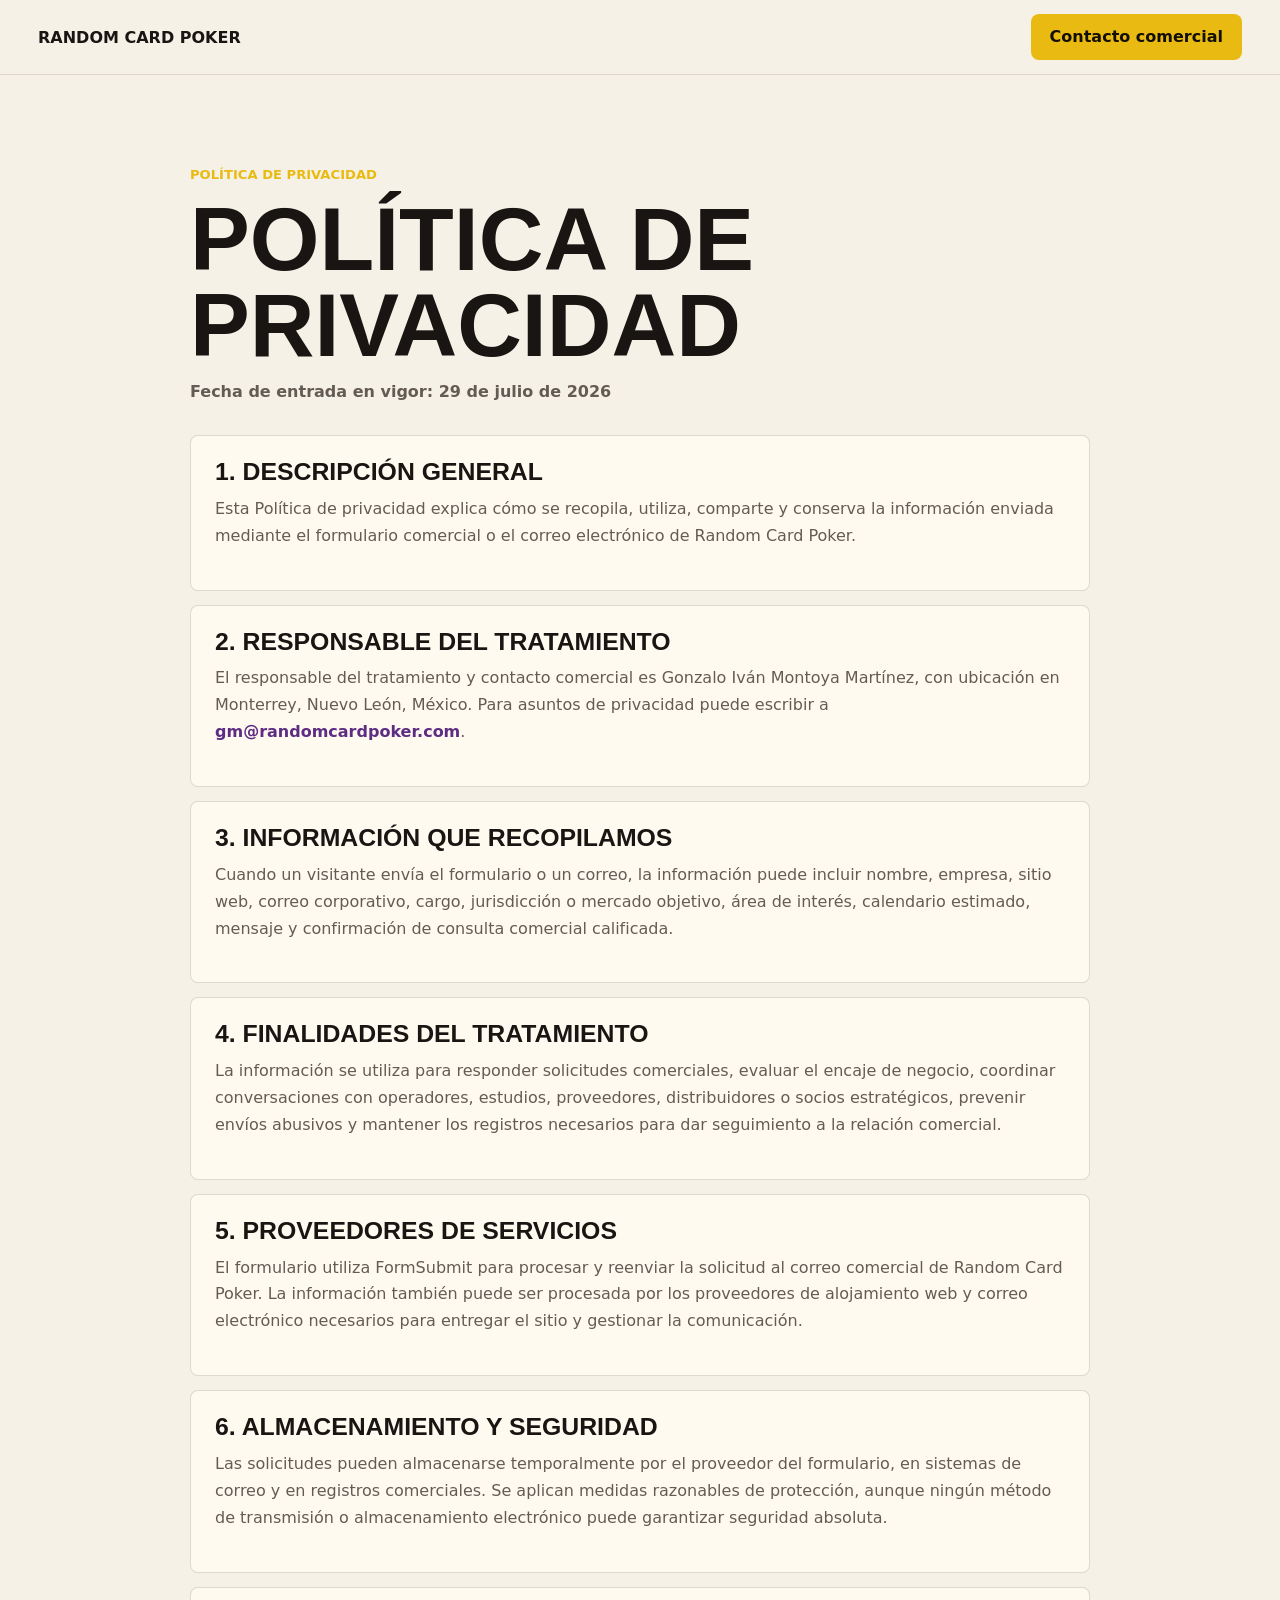
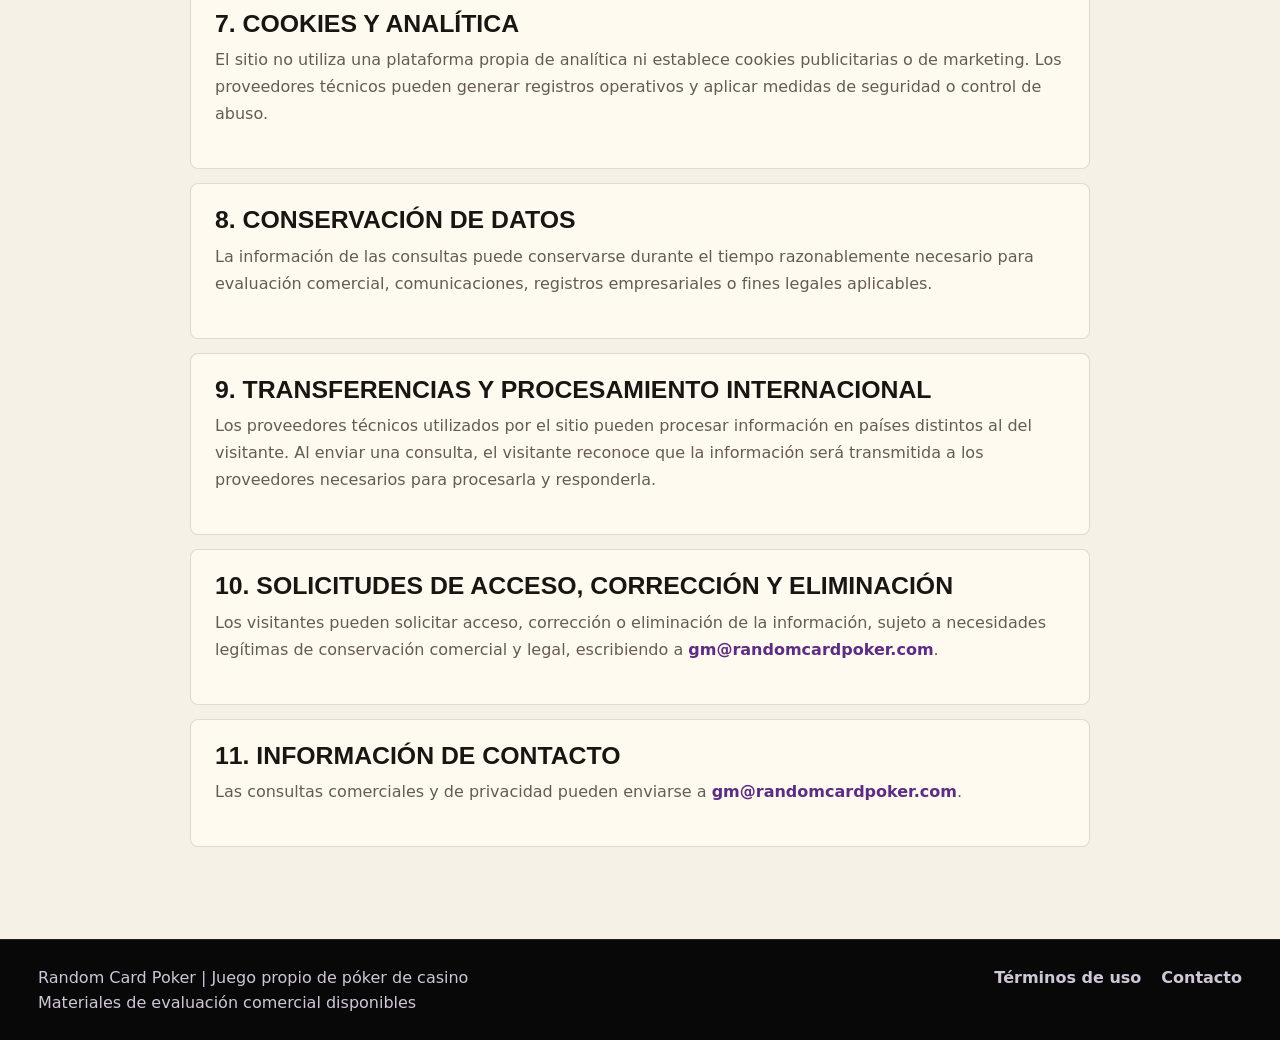
<file: privacy.html>
<!doctype html>
<html lang="es">
  <head>
    <meta charset="utf-8">
    <meta name="viewport" content="width=device-width, initial-scale=1">
    <title>Política de privacidad | Random Card Poker</title>
    <meta name="description" content="Política de privacidad para consultas comerciales de Random Card Poker.">
    <meta name="robots" content="index, follow">
    <link rel="canonical" href="https://randomcardpoker.com/privacy.html">
    <link rel="icon" href="/favicon.ico" sizes="32x32">
    <link rel="icon" href="/favicon.svg" type="image/svg+xml">
    <link rel="apple-touch-icon" href="/apple-touch-icon.png">
    <link rel="stylesheet" href="styles.css?v=audit-20260729-1">
  </head>
  <body class="legal-page">
    <header class="legal-header">
      <a class="brand" href="/#home" aria-label="Inicio de Random Card Poker">
        <span>Random Card Poker</span>
      </a>
      <a class="header-action" href="/#contact">Contacto comercial</a>
    </header>

    <main class="legal-main">
      <section class="legal-section">
        <p class="eyebrow">Política de privacidad</p>
        <h1>Política de privacidad</h1>
        <p class="legal-updated">Fecha de entrada en vigor: 29 de julio de 2026</p>

        <div class="legal-card">
          <h2>1. Descripción general</h2>
          <p>
            Esta Política de privacidad explica cómo se recopila, utiliza, comparte y conserva la
            información enviada mediante el formulario comercial o el correo electrónico de Random Card Poker.
          </p>
        </div>

        <div class="legal-card">
          <h2>2. Responsable del tratamiento</h2>
          <p>
            El responsable del tratamiento y contacto comercial es Gonzalo Iván Montoya Martínez,
            con ubicación en Monterrey, Nuevo León, México. Para asuntos de privacidad puede escribir a
            <a href="mailto:gm@randomcardpoker.com">gm@randomcardpoker.com</a>.
          </p>
        </div>

        <div class="legal-card">
          <h2>3. Información que recopilamos</h2>
          <p>
            Cuando un visitante envía el formulario o un correo, la información puede incluir nombre,
            empresa, sitio web, correo corporativo, cargo, jurisdicción o mercado objetivo, área de
            interés, calendario estimado, mensaje y confirmación de consulta comercial calificada.
          </p>
        </div>

        <div class="legal-card">
          <h2>4. Finalidades del tratamiento</h2>
          <p>
            La información se utiliza para responder solicitudes comerciales, evaluar el encaje de negocio,
            coordinar conversaciones con operadores, estudios, proveedores, distribuidores o socios estratégicos,
            prevenir envíos abusivos y mantener los registros necesarios para dar seguimiento a la relación comercial.
          </p>
        </div>

        <div class="legal-card">
          <h2>5. Proveedores de servicios</h2>
          <p>
            El formulario utiliza FormSubmit para procesar y reenviar la solicitud al correo comercial de Random Card Poker.
            La información también puede ser procesada por los proveedores de alojamiento web y correo electrónico
            necesarios para entregar el sitio y gestionar la comunicación.
          </p>
        </div>

        <div class="legal-card">
          <h2>6. Almacenamiento y seguridad</h2>
          <p>
            Las solicitudes pueden almacenarse temporalmente por el proveedor del formulario, en sistemas de correo
            y en registros comerciales. Se aplican medidas razonables de protección, aunque ningún método
            de transmisión o almacenamiento electrónico puede garantizar seguridad absoluta.
          </p>
        </div>

        <div class="legal-card">
          <h2>7. Cookies y analítica</h2>
          <p>
            El sitio no utiliza una plataforma propia de analítica ni establece cookies publicitarias o de marketing.
            Los proveedores técnicos pueden generar registros operativos y aplicar medidas de seguridad o control de abuso.
          </p>
        </div>

        <div class="legal-card">
          <h2>8. Conservación de datos</h2>
          <p>
            La información de las consultas puede conservarse durante el tiempo razonablemente necesario
            para evaluación comercial, comunicaciones, registros empresariales o fines legales aplicables.
          </p>
        </div>

        <div class="legal-card">
          <h2>9. Transferencias y procesamiento internacional</h2>
          <p>
            Los proveedores técnicos utilizados por el sitio pueden procesar información en países distintos
            al del visitante. Al enviar una consulta, el visitante reconoce que la información será transmitida
            a los proveedores necesarios para procesarla y responderla.
          </p>
        </div>

        <div class="legal-card">
          <h2>10. Solicitudes de acceso, corrección y eliminación</h2>
          <p>
            Los visitantes pueden solicitar acceso, corrección o eliminación de la información,
            sujeto a necesidades legítimas de conservación comercial y legal, escribiendo a
            <a href="mailto:gm@randomcardpoker.com">gm@randomcardpoker.com</a>.
          </p>
        </div>

        <div class="legal-card">
          <h2>11. Información de contacto</h2>
          <p>
            Las consultas comerciales y de privacidad pueden enviarse a
            <a href="mailto:gm@randomcardpoker.com">gm@randomcardpoker.com</a>.
          </p>
        </div>
      </section>
    </main>

    <footer class="site-footer">
      <div>
        <p>Random Card Poker | Juego propio de póker de casino</p>
        <p>Materiales de evaluación comercial disponibles</p>
      </div>
      <nav class="footer-links" aria-label="Enlaces del pie de página">
        <a href="terms.html">Términos de uso</a>
        <a href="/#contact">Contacto</a>
      </nav>
    </footer>
  </body>
</html>
</file>
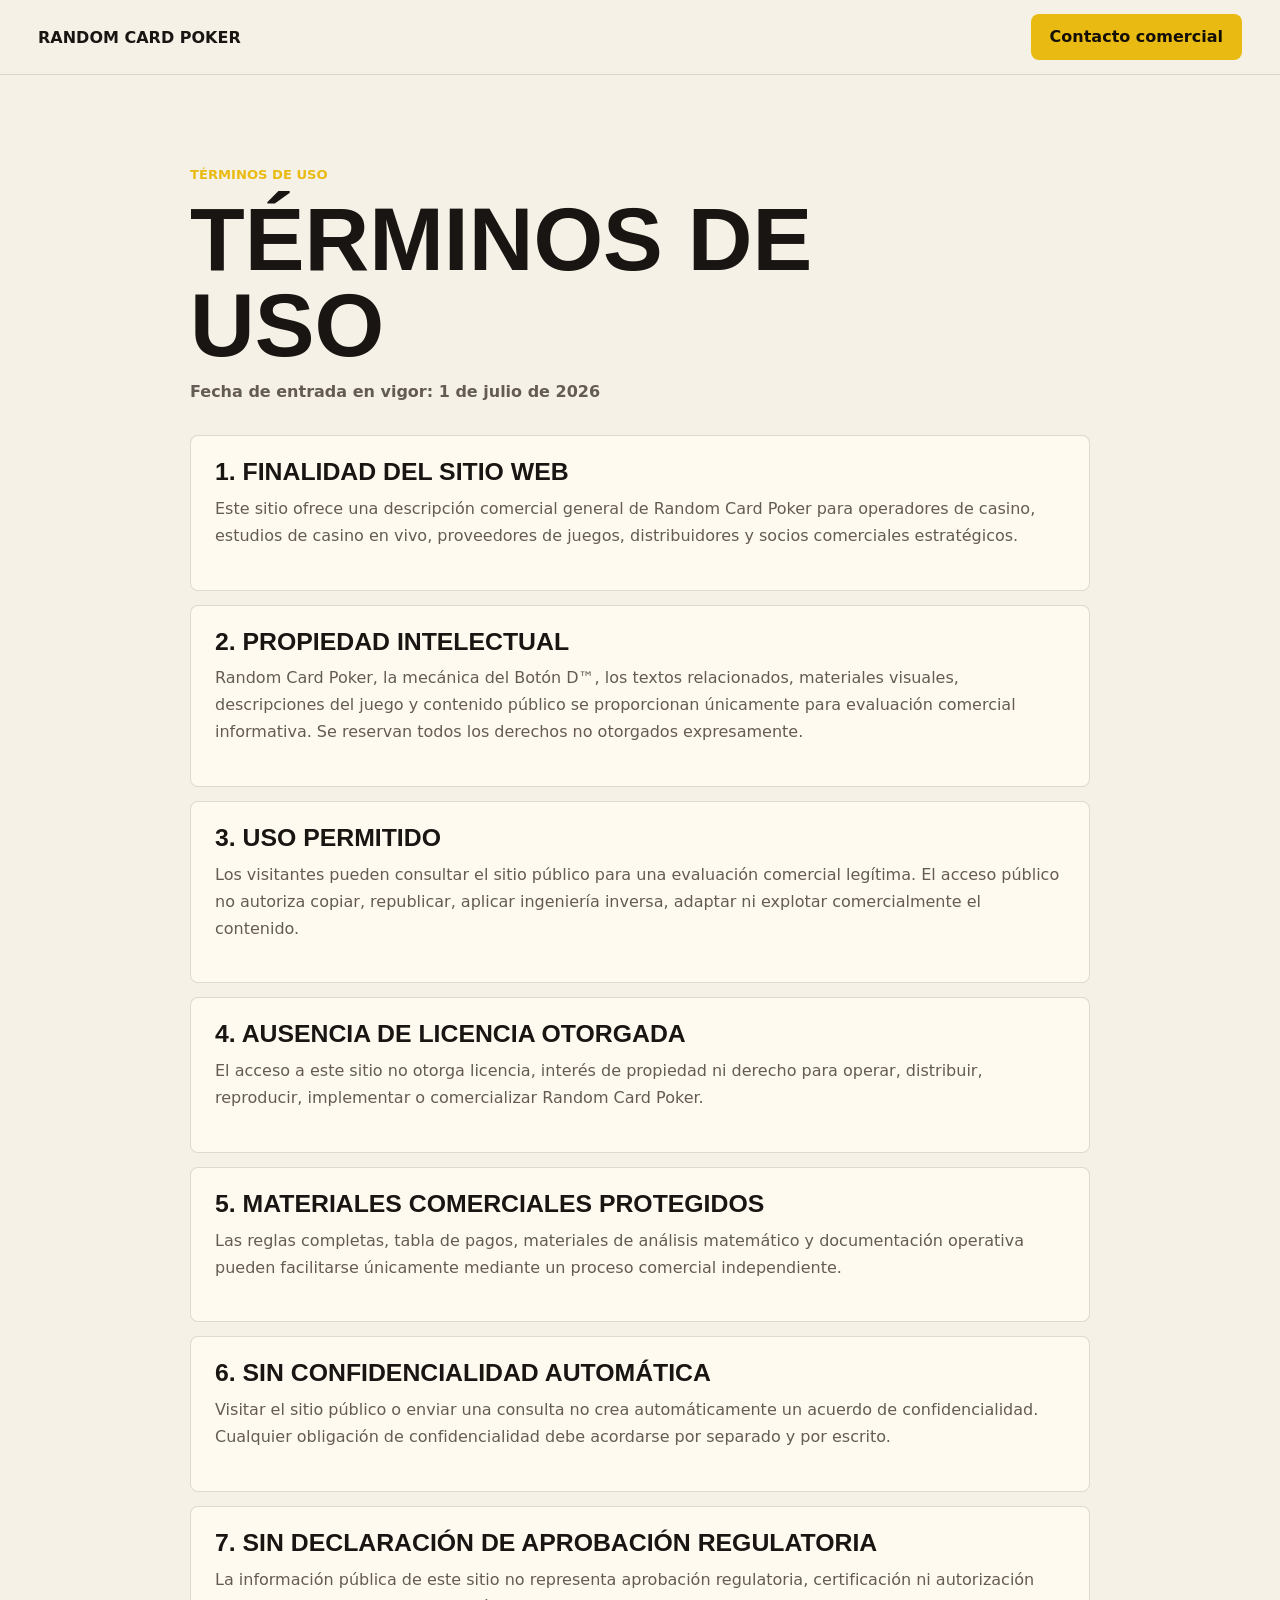
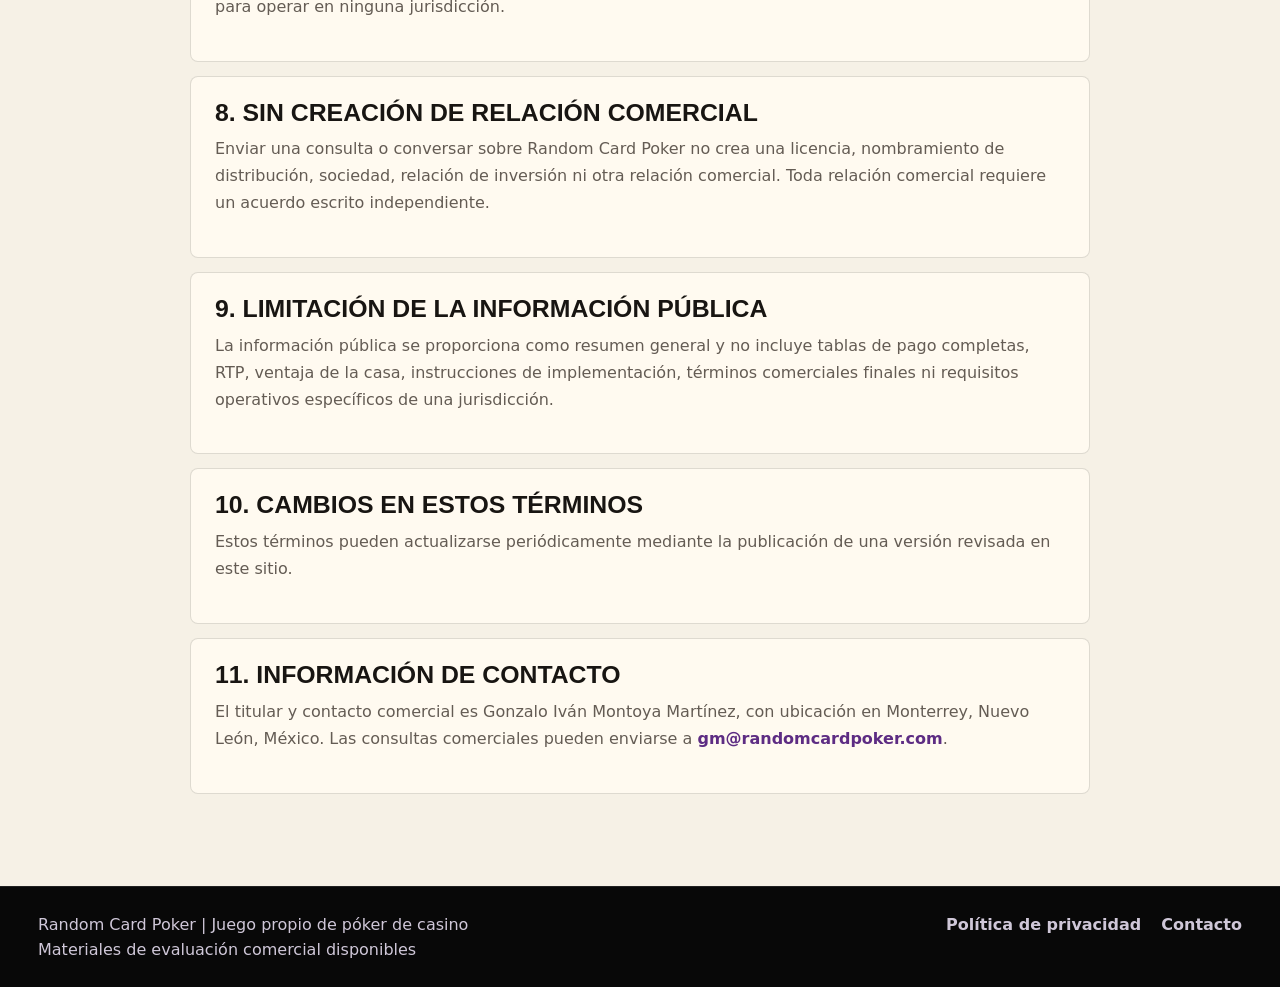
<file: terms.html>
<!doctype html>
<html lang="es">
  <head>
    <meta charset="utf-8">
    <meta name="viewport" content="width=device-width, initial-scale=1">
    <title>Términos de uso | Random Card Poker</title>
    <meta name="description" content="Términos de uso para consultas comerciales de Random Card Poker.">
    <meta name="robots" content="index, follow">
    <link rel="canonical" href="https://randomcardpoker.com/terms.html">
    <link rel="icon" href="/favicon.ico" sizes="32x32">
    <link rel="icon" href="/favicon.svg" type="image/svg+xml">
    <link rel="apple-touch-icon" href="/apple-touch-icon.png">
    <link rel="stylesheet" href="styles.css?v=audit-20260729-1">
  </head>
  <body class="legal-page">
    <header class="legal-header">
      <a class="brand" href="/#home" aria-label="Inicio de Random Card Poker">
        <span>Random Card Poker</span>
      </a>
      <a class="header-action" href="/#contact">Contacto comercial</a>
    </header>

    <main class="legal-main">
      <section class="legal-section">
        <p class="eyebrow">Términos de uso</p>
        <h1>Términos de uso</h1>
        <p class="legal-updated">Fecha de entrada en vigor: 1 de julio de 2026</p>

        <div class="legal-card">
          <h2>1. Finalidad del sitio web</h2>
          <p>
            Este sitio ofrece una descripción comercial general de Random Card Poker para operadores de casino,
            estudios de casino en vivo, proveedores de juegos, distribuidores y socios comerciales estratégicos.
          </p>
        </div>

        <div class="legal-card">
          <h2>2. Propiedad intelectual</h2>
          <p>
            Random Card Poker, la mecánica del Botón D™, los textos relacionados, materiales visuales,
            descripciones del juego y contenido público se proporcionan únicamente para evaluación comercial informativa.
            Se reservan todos los derechos no otorgados expresamente.
          </p>
        </div>

        <div class="legal-card">
          <h2>3. Uso permitido</h2>
          <p>
            Los visitantes pueden consultar el sitio público para una evaluación comercial legítima.
            El acceso público no autoriza copiar, republicar, aplicar ingeniería inversa, adaptar ni explotar comercialmente el contenido.
          </p>
        </div>

        <div class="legal-card">
          <h2>4. Ausencia de licencia otorgada</h2>
          <p>
            El acceso a este sitio no otorga licencia, interés de propiedad ni derecho para operar,
            distribuir, reproducir, implementar o comercializar Random Card Poker.
          </p>
        </div>

        <div class="legal-card">
          <h2>5. Materiales comerciales protegidos</h2>
          <p>
            Las reglas completas, tabla de pagos, materiales de análisis matemático y documentación
            operativa pueden facilitarse únicamente mediante un proceso comercial independiente.
          </p>
        </div>

        <div class="legal-card">
          <h2>6. Sin confidencialidad automática</h2>
          <p>
            Visitar el sitio público o enviar una consulta no crea automáticamente un acuerdo de confidencialidad.
            Cualquier obligación de confidencialidad debe acordarse por separado y por escrito.
          </p>
        </div>

        <div class="legal-card">
          <h2>7. Sin declaración de aprobación regulatoria</h2>
          <p>
            La información pública de este sitio no representa aprobación regulatoria, certificación
            ni autorización para operar en ninguna jurisdicción.
          </p>
        </div>

        <div class="legal-card">
          <h2>8. Sin creación de relación comercial</h2>
          <p>
            Enviar una consulta o conversar sobre Random Card Poker no crea una licencia, nombramiento de distribución,
            sociedad, relación de inversión ni otra relación comercial. Toda relación comercial requiere un acuerdo escrito independiente.
          </p>
        </div>

        <div class="legal-card">
          <h2>9. Limitación de la información pública</h2>
          <p>
            La información pública se proporciona como resumen general y no incluye tablas de pago completas,
            RTP, ventaja de la casa, instrucciones de implementación, términos comerciales finales ni requisitos
            operativos específicos de una jurisdicción.
          </p>
        </div>

        <div class="legal-card">
          <h2>10. Cambios en estos términos</h2>
          <p>
            Estos términos pueden actualizarse periódicamente mediante la publicación de una versión revisada en este sitio.
          </p>
        </div>

        <div class="legal-card">
          <h2>11. Información de contacto</h2>
          <p>
            El titular y contacto comercial es Gonzalo Iván Montoya Martínez, con ubicación en
            Monterrey, Nuevo León, México. Las consultas comerciales pueden enviarse a
            <a href="mailto:gm@randomcardpoker.com">gm@randomcardpoker.com</a>.
          </p>
        </div>
      </section>
    </main>

    <footer class="site-footer">
      <div>
        <p>Random Card Poker | Juego propio de póker de casino</p>
        <p>Materiales de evaluación comercial disponibles</p>
      </div>
      <nav class="footer-links" aria-label="Enlaces del pie de página">
        <a href="privacy.html">Política de privacidad</a>
        <a href="/#contact">Contacto</a>
      </nav>
    </footer>
  </body>
</html>
</file>
<file: styles.css>
:root {
  color-scheme: dark;
  --black: #090909;
  --ink: #f8f5ef;
  --muted: #cfc7d8;
  --purple: #5d2c83;
  --purple-dark: #281135;
  --gold: #e9bb12;
  --gold-soft: #fff2bf;
  --green: #056a3e;
  --green-dark: #08281c;
  --red: #d8443f;
  --white: #ffffff;
  --line: rgba(255, 255, 255, 0.16);
  --paper: #f6f1e6;
  --paper-ink: #181512;
  --radius: 8px;
  --hero-image: url("[data-uri]");
  --shadow: 0 26px 70px rgba(0, 0, 0, 0.38);
}

* {
  box-sizing: border-box;
}

html {
  scroll-behavior: smooth;
}

body {
  min-width: 320px;
  margin: 0;
  color: var(--ink);
  background: var(--black);
  font-family: Inter, system-ui, -apple-system, BlinkMacSystemFont, "Segoe UI", sans-serif;
  letter-spacing: 0;
}

body::selection {
  color: var(--black);
  background: var(--gold);
}

a {
  color: inherit;
  text-decoration: none;
}

button,
input,
select,
textarea {
  font: inherit;
}

img {
  max-width: 100%;
  display: block;
}

.site-header {
  position: fixed;
  z-index: 30;
  inset: 0 0 auto;
  display: grid;
  grid-template-columns: auto 1fr auto;
  align-items: center;
  gap: 26px;
  padding: 14px 38px;
  border-bottom: 1px solid rgba(255, 255, 255, 0.1);
  background: rgba(8, 8, 8, 0.78);
  backdrop-filter: blur(16px);
}

.brand {
  display: inline-flex;
  align-items: center;
  gap: 12px;
  min-width: max-content;
  font-weight: 900;
  text-transform: uppercase;
}

.brand img {
  width: 54px;
  height: 54px;
  object-fit: contain;
}

.main-nav {
  display: flex;
  justify-content: center;
  gap: 26px;
  color: var(--muted);
  font-size: 0.93rem;
  font-weight: 800;
}

.main-nav a,
.site-footer a {
  transition: color 160ms ease;
}

.main-nav a:hover,
.site-footer a:hover {
  color: var(--gold);
}

.menu-toggle {
  display: none;
  width: 44px;
  height: 44px;
  align-items: center;
  justify-content: center;
  flex-direction: column;
  gap: 5px;
  padding: 0;
  border: 1px solid rgba(255, 255, 255, 0.24);
  border-radius: var(--radius);
  color: var(--ink);
  background: rgba(255, 255, 255, 0.06);
  cursor: pointer;
}

.menu-toggle span {
  width: 19px;
  height: 2px;
  background: currentColor;
  transition: transform 160ms ease, opacity 160ms ease;
}

.menu-toggle[aria-expanded="true"] span:first-child {
  transform: translateY(7px) rotate(45deg);
}

.menu-toggle[aria-expanded="true"] span:nth-child(2) {
  opacity: 0;
}

.menu-toggle[aria-expanded="true"] span:last-child {
  transform: translateY(-7px) rotate(-45deg);
}

.header-action,
.button {
  display: inline-flex;
  min-height: 46px;
  align-items: center;
  justify-content: center;
  border: 1px solid transparent;
  border-radius: var(--radius);
  cursor: pointer;
  font-weight: 900;
  line-height: 1.1;
  transition: transform 160ms ease, border-color 160ms ease, background 160ms ease;
}

.header-action {
  padding: 12px 18px;
  color: #130f06;
  background: var(--gold);
}

.button {
  padding: 15px 22px;
  text-align: center;
}

.header-action:hover,
.button:hover {
  transform: translateY(-1px);
}

.button-primary {
  color: #130f06;
  background: var(--gold);
  box-shadow: 0 18px 38px rgba(233, 187, 18, 0.18);
}

.button-secondary {
  color: var(--ink);
  border-color: rgba(255, 255, 255, 0.26);
  background: rgba(255, 255, 255, 0.08);
}

.hero {
  position: relative;
  min-height: 84svh;
  display: grid;
  align-items: start;
  overflow: hidden;
  padding: 86px 38px 30px;
  isolation: isolate;
}

.hero-bg {
  position: absolute;
  inset: 0;
  z-index: -2;
  background-image:
    linear-gradient(90deg, rgba(6, 6, 6, 0.95) 0%, rgba(6, 6, 6, 0.76) 42%, rgba(6, 6, 6, 0.35) 100%),
    linear-gradient(180deg, rgba(8, 8, 8, 0.18) 0%, rgba(8, 8, 8, 0.86) 100%),
    var(--hero-image);
  background-size: cover;
  background-position: center;
  transform: scale(1.03);
}

.hero::before {
  position: absolute;
  inset: 0;
  z-index: -1;
  content: "";
  background:
    linear-gradient(90deg, rgba(93, 44, 131, 0.22) 0%, transparent 32%),
    linear-gradient(0deg, rgba(233, 187, 18, 0.12), transparent 40%);
}

.hero-inner {
  width: min(680px, 100%);
  padding-top: clamp(0px, 1vh, 14px);
}

.hero-logo {
  width: min(170px, 34vw);
  margin: 0 0 6px -6px;
  filter: drop-shadow(0 24px 34px rgba(0, 0, 0, 0.5));
}

.eyebrow {
  margin: 0 0 14px;
  color: var(--gold);
  font-size: 0.82rem;
  font-weight: 900;
  text-transform: uppercase;
}

h1,
h2,
h3,
p {
  margin-top: 0;
}

h1,
h2 {
  font-family: "Barlow Condensed", Inter, sans-serif;
  font-weight: 800;
  line-height: 0.96;
  text-transform: uppercase;
}

h1 {
  max-width: 700px;
  margin-bottom: 10px;
  font-size: clamp(3.7rem, 4.9vw, 4.45rem);
}

h2 {
  margin-bottom: 18px;
  font-size: 3.6rem;
}

h3 {
  margin-bottom: 10px;
  font-size: 1.28rem;
  line-height: 1.2;
}

.hero-subtitle {
  max-width: 680px;
  margin-bottom: 0;
  color: var(--white);
  font-size: clamp(1.12rem, 2vw, 1.58rem);
  font-weight: 900;
  line-height: 1.22;
}

.hero-actions {
  display: flex;
  flex-wrap: wrap;
  align-items: center;
  gap: 14px;
  margin-top: 18px;
}

.hero-secondary-actions {
  display: flex;
  flex-wrap: wrap;
  gap: 12px 16px;
  align-items: center;
}

.hero-secondary-actions a {
  color: var(--white);
  font-size: 0.94rem;
  font-weight: 900;
  text-decoration: underline;
  text-decoration-color: rgba(233, 187, 18, 0.5);
  text-underline-offset: 4px;
}

.hero-secondary-actions a:hover {
  color: var(--gold);
}

.hero-proof {
  position: absolute;
  right: 38px;
  bottom: 12px;
  display: grid;
  width: min(720px, calc(100% - 76px));
  grid-template-columns: repeat(4, 1fr);
  gap: 1px;
  margin: 0;
  overflow: hidden;
  border: 1px solid var(--line);
  border-radius: var(--radius);
  background: rgba(255, 255, 255, 0.14);
}

.hero-proof div {
  padding: 10px 12px;
  background: rgba(8, 8, 8, 0.78);
}

.hero-proof dt {
  font-family: "Barlow Condensed", Inter, sans-serif;
  color: var(--white);
  font-size: 1.25rem;
  font-weight: 800;
  line-height: 1.05;
}

.hero-proof dd {
  margin: 4px 0 0;
  color: var(--muted);
  font-size: 0.72rem;
}

.section-shell {
  width: min(1160px, calc(100% - 42px));
  margin: 0 auto;
}

main section {
  scroll-margin-top: 86px;
}

.intro-band {
  padding: 30px 0;
  color: var(--paper-ink);
  background: var(--gold);
}

.intro-grid {
  display: grid;
  grid-template-columns: minmax(0, 1fr) auto;
  gap: 26px;
  align-items: center;
}

.intro-grid p {
  margin: 0;
  font-size: 1.08rem;
  font-weight: 800;
  line-height: 1.5;
}

.intro-points {
  display: flex;
  flex-wrap: wrap;
  gap: 8px;
}

.intro-points span {
  min-height: 38px;
  display: inline-flex;
  align-items: center;
  border-radius: 999px;
  padding: 8px 13px;
  color: var(--ink);
  background: rgba(0, 0, 0, 0.82);
  font-size: 0.86rem;
  font-weight: 900;
}

.operator-section {
  padding: 92px 0;
  color: var(--paper-ink);
  background: var(--paper);
}

.operator-layout {
  display: grid;
  grid-template-columns: minmax(0, 0.72fr) minmax(440px, 1fr);
  gap: 48px;
  align-items: start;
}

.operator-section .eyebrow {
  color: var(--purple);
}

.operator-section .section-copy p,
.approval-block p {
  color: #6a625a;
  line-height: 1.72;
}

.spec-grid {
  display: grid;
  grid-template-columns: repeat(2, minmax(0, 1fr));
  gap: 10px;
}

.spec-grid article,
.operator-fit article,
.path-steps article {
  border-radius: var(--radius);
  border: 1px solid rgba(24, 21, 18, 0.14);
  background: #fffaf0;
}

.spec-grid article {
  min-height: 132px;
  padding: 20px;
}

.spec-grid span,
.package-list span,
.approval-block .eyebrow,
.path-steps span {
  display: block;
  color: var(--purple);
  font-size: 0.78rem;
  font-weight: 900;
  text-transform: uppercase;
}

.spec-grid span {
  margin-bottom: 18px;
}

.spec-grid strong {
  display: block;
  font-size: 1.02rem;
  line-height: 1.35;
}

.public-boundary-note {
  margin-top: 22px;
  color: #5f564d;
  font-size: 0.96rem;
}

.operator-fit {
  display: grid;
  grid-template-columns: repeat(4, minmax(0, 1fr));
  gap: 14px;
  margin-top: 42px;
}

.operator-fit article {
  min-height: 220px;
  padding: 24px;
}

.operator-fit span {
  display: inline-flex;
  margin-bottom: 30px;
  color: var(--purple);
  font-weight: 900;
}

.operator-fit p,
.path-steps p {
  color: #645c54;
  line-height: 1.62;
}

.mechanic-section,
.formats-section {
  padding: 92px 0;
  background:
    linear-gradient(180deg, rgba(9, 9, 9, 0.94), rgba(13, 35, 26, 0.96)),
    var(--green-dark);
}

.mechanic-layout,
.formats-layout,
.math-layout,
.contact-layout {
  display: grid;
  grid-template-columns: minmax(0, 0.95fr) minmax(390px, 0.9fr);
  gap: 56px;
  align-items: center;
}

.section-copy p,
.formats-layout p,
.contact-copy p {
  color: var(--muted);
  line-height: 1.72;
}

.table-visual {
  overflow: hidden;
  border: 1px solid rgba(255, 255, 255, 0.18);
  border-radius: var(--radius);
  box-shadow: var(--shadow);
}

.table-visual img {
  width: 100%;
  min-height: 340px;
  object-fit: cover;
}

.flow-grid {
  display: grid;
  grid-template-columns: repeat(4, minmax(0, 1fr));
  gap: 14px;
  margin-top: 42px;
}

.flow-grid article,
.value-grid article,
.package-list article {
  border-radius: var(--radius);
  border: 1px solid rgba(255, 255, 255, 0.15);
  background: rgba(255, 255, 255, 0.08);
}

.flow-grid article {
  min-height: 220px;
  padding: 24px;
}

.flow-grid span {
  display: inline-flex;
  margin-bottom: 30px;
  color: var(--gold);
  font-weight: 900;
}

.flow-grid p {
  color: var(--muted);
  line-height: 1.62;
}

.illustrative-hand {
  display: grid;
  grid-template-columns: minmax(0, 0.58fr) minmax(420px, 1fr);
  gap: 30px;
  align-items: center;
  margin-top: 34px;
  padding: 24px;
  border: 1px solid rgba(255, 255, 255, 0.14);
  border-radius: var(--radius);
  background:
    linear-gradient(135deg, rgba(233, 187, 18, 0.12), rgba(93, 44, 131, 0.14)),
    rgba(255, 255, 255, 0.06);
}

.example-copy h3 {
  margin: 8px 0 12px;
  font-size: clamp(1.35rem, 2vw, 2rem);
  line-height: 1.1;
}

.example-copy p:not(.eyebrow) {
  color: var(--muted);
  line-height: 1.6;
}

.example-table {
  display: grid;
  gap: 18px;
  padding: 20px;
  border: 1px solid rgba(255, 255, 255, 0.16);
  border-radius: var(--radius);
  background:
    radial-gradient(circle at 50% 30%, rgba(233, 187, 18, 0.13), transparent 42%),
    rgba(0, 0, 0, 0.38);
}

.example-cards {
  display: grid;
  grid-template-columns: repeat(4, minmax(0, 1fr));
  gap: 12px;
}

.example-cards span,
.example-card {
  min-height: 126px;
  display: grid;
  place-items: center;
  color: #070707;
  border: 3px solid #101010;
  border-radius: var(--radius);
  background: #fff;
  font-family: "Barlow Condensed", Impact, sans-serif;
  font-size: 2.5rem;
  font-weight: 900;
  box-shadow: 0 18px 30px rgba(0, 0, 0, 0.32);
}

.example-reveal {
  display: flex;
  align-items: center;
  justify-content: center;
  gap: 18px;
}

.example-d-button {
  width: 106px;
  height: 106px;
  display: grid;
  place-items: center;
  color: #170f03;
  border: 4px solid var(--gold);
  border-radius: 50%;
  background:
    radial-gradient(circle at 35% 28%, rgba(255, 255, 255, 0.42), transparent 26%),
    linear-gradient(145deg, #f5d148, #a97507);
  font-family: "Barlow Condensed", Impact, sans-serif;
  font-size: 1.02rem;
  font-weight: 900;
  text-align: center;
  box-shadow: 0 18px 34px rgba(0, 0, 0, 0.42);
}

.community-card {
  width: 94px;
  min-height: 126px;
  color: var(--purple);
}

.experience-band,
.evaluation-section {
  padding: 92px 0;
  color: var(--paper-ink);
  background: var(--paper);
}

.section-heading {
  display: grid;
  grid-template-columns: minmax(0, 0.92fr) minmax(320px, 0.72fr);
  gap: 48px;
  align-items: end;
  margin-bottom: 42px;
}

.section-heading p:not(.eyebrow) {
  color: #6a625a;
  line-height: 1.72;
}

.experience-band .eyebrow,
.evaluation-section .eyebrow {
  color: var(--purple);
}

.value-grid {
  display: grid;
  grid-template-columns: repeat(4, minmax(0, 1fr));
  gap: 14px;
}

.value-grid article {
  min-height: 230px;
  padding: 24px;
  border-color: rgba(24, 21, 18, 0.14);
  background: #fffaf0;
}

.value-grid strong,
.package-list strong {
  display: block;
  font-size: 1.05rem;
  line-height: 1.35;
}

.value-grid p {
  margin: 16px 0 0;
  color: #645c54;
  line-height: 1.62;
}

.operator-value-grid {
  grid-template-columns: repeat(3, minmax(0, 1fr));
}

.math-section {
  padding: 96px 0;
  background:
    linear-gradient(135deg, rgba(39, 17, 53, 0.96), rgba(10, 10, 10, 0.98) 56%, rgba(7, 83, 50, 0.76)),
    var(--black);
}

.regulatory-note {
  padding-left: 18px;
  border-left: 4px solid var(--gold);
}

.metric-panel {
  display: grid;
  gap: 12px;
}

.metric-panel div {
  min-height: 126px;
  padding: 22px;
  border: 1px solid rgba(255, 255, 255, 0.16);
  border-radius: var(--radius);
  background: rgba(255, 255, 255, 0.08);
}

.metric-panel span,
.direct-contact span {
  display: block;
  color: var(--gold);
  font-size: 0.78rem;
  font-weight: 900;
  text-transform: uppercase;
}

.metric-panel strong {
  display: block;
  margin: 4px 0;
  font-family: "Barlow Condensed", Inter, sans-serif;
  font-size: clamp(2.15rem, 4vw, 3rem);
  line-height: 1;
}

.metric-panel small {
  color: var(--muted);
  font-weight: 700;
}

.analysis-panel div {
  border-color: rgba(233, 187, 18, 0.24);
}

.format-switcher {
  padding: 24px;
  border: 1px solid rgba(255, 255, 255, 0.16);
  border-radius: var(--radius);
  background: rgba(255, 255, 255, 0.08);
  box-shadow: var(--shadow);
}

.format-tabs {
  display: grid;
  grid-template-columns: repeat(3, 1fr);
  gap: 6px;
  padding: 6px;
  border: 1px solid rgba(255, 255, 255, 0.14);
  border-radius: var(--radius);
  background: rgba(0, 0, 0, 0.25);
}

.format-tab {
  min-height: 42px;
  border: 0;
  border-radius: 6px;
  color: var(--muted);
  background: transparent;
  cursor: pointer;
  font-weight: 900;
}

.format-tab.is-active {
  color: #130f06;
  background: var(--gold);
}

.format-detail {
  min-height: 212px;
  padding-top: 24px;
}

.format-detail span {
  color: var(--gold);
  font-size: 0.78rem;
  font-weight: 900;
  text-transform: uppercase;
}

.format-detail p {
  margin-bottom: 18px;
  color: var(--muted);
  line-height: 1.7;
}

.format-list,
.approval-list {
  margin: 0;
  padding: 0;
  list-style: none;
}

.format-list {
  display: grid;
  gap: 10px;
}

.format-list li {
  position: relative;
  padding-left: 20px;
  color: var(--muted);
  line-height: 1.5;
}

.format-list li::before,
.approval-list li::before {
  position: absolute;
  left: 0;
  color: var(--gold);
  content: "\2022";
  font-weight: 900;
}

.format-cards {
  display: grid;
  grid-template-columns: repeat(3, minmax(0, 1fr));
  gap: 14px;
}

.audience-grid {
  grid-template-columns: repeat(4, minmax(0, 1fr));
}

.format-cards article {
  min-height: 300px;
  padding: 28px;
  border: 1px solid rgba(255, 255, 255, 0.16);
  border-radius: var(--radius);
  background:
    linear-gradient(180deg, rgba(255, 255, 255, 0.1), rgba(255, 255, 255, 0.055)),
    rgba(255, 255, 255, 0.07);
  box-shadow: 0 22px 56px rgba(0, 0, 0, 0.24);
  transition: transform 180ms ease, border-color 180ms ease, background 180ms ease;
}

.format-cards article:hover {
  transform: translateY(-4px);
  border-color: rgba(233, 187, 18, 0.42);
  background:
    linear-gradient(180deg, rgba(233, 187, 18, 0.14), rgba(255, 255, 255, 0.055)),
    rgba(255, 255, 255, 0.07);
}

.format-cards span {
  display: block;
  margin-bottom: 36px;
  color: var(--gold);
  font-size: 0.78rem;
  font-weight: 900;
  text-transform: uppercase;
}

.format-cards p {
  color: var(--muted);
  line-height: 1.65;
}

.credibility-section {
  padding: 78px 0;
  color: var(--white);
  background:
    linear-gradient(135deg, rgba(93, 44, 131, 0.2), rgba(9, 9, 8, 0)),
    #0f0f0e;
}

.credibility-panel {
  display: grid;
  grid-template-columns: minmax(260px, 0.54fr) minmax(0, 1fr);
  gap: 48px;
  align-items: start;
  padding: 36px 0;
  border-top: 1px solid rgba(233, 187, 18, 0.26);
  border-bottom: 1px solid rgba(255, 255, 255, 0.12);
}

.credibility-panel h2 {
  margin-bottom: 0;
  color: var(--white);
}

.credibility-panel p:not(.eyebrow) {
  margin: 0;
  color: var(--muted);
  font-size: 1.08rem;
  line-height: 1.74;
}

.path-section {
  padding: 92px 0;
  color: var(--paper-ink);
  background: var(--gold);
}

.path-section .eyebrow {
  color: var(--green-dark);
}

.path-section .section-heading p:not(.eyebrow) {
  color: #3b3125;
}

.path-steps {
  display: grid;
  grid-template-columns: repeat(4, minmax(0, 1fr));
  gap: 14px;
}

.path-steps article {
  min-height: 230px;
  padding: 24px;
  background: rgba(255, 250, 240, 0.92);
}

.path-steps span {
  margin-bottom: 30px;
  color: var(--green);
}

.path-steps strong {
  display: block;
  font-size: 1.05rem;
  line-height: 1.35;
}

.package-list {
  display: grid;
  grid-template-columns: repeat(4, minmax(0, 1fr));
  gap: 14px;
}

.package-list article {
  min-height: 210px;
  padding: 24px;
  border-color: rgba(24, 21, 18, 0.14);
  background: #fffaf0;
}

.package-list span {
  display: block;
  margin-bottom: 34px;
  color: var(--purple);
  font-size: 0.78rem;
  font-weight: 900;
  text-transform: uppercase;
}

.faq-section {
  padding: 92px 0;
  color: var(--paper-ink);
  background: var(--paper);
}

.faq-grid {
  display: grid;
  grid-template-columns: repeat(2, minmax(0, 1fr));
  gap: 14px;
}

.faq-grid details {
  padding: 24px;
  border: 1px solid rgba(24, 21, 18, 0.14);
  border-radius: var(--radius);
  background: #fffaf0;
  transition: border-color 180ms ease, background 180ms ease;
}

.faq-grid details:hover,
.faq-grid details[open] {
  border-color: rgba(93, 44, 131, 0.35);
}

.faq-grid summary {
  position: relative;
  padding-right: 34px;
  cursor: pointer;
  list-style: none;
  font-size: 1.18rem;
  font-weight: 900;
  line-height: 1.25;
}

.faq-grid summary::-webkit-details-marker {
  display: none;
}

.faq-grid summary::after {
  content: "+";
  position: absolute;
  top: 50%;
  right: 0;
  color: var(--purple);
  font-size: 1.6rem;
  transform: translateY(-50%);
}

.faq-grid details[open] summary::after {
  content: "−";
}

.faq-grid p {
  margin-top: 14px;
  color: #645c54;
  line-height: 1.64;
}

.approval-block {
  display: grid;
  grid-template-columns: minmax(260px, 0.42fr) minmax(0, 1fr);
  gap: 34px;
  align-items: start;
  margin-top: 46px;
  padding-top: 38px;
  border-top: 1px solid rgba(24, 21, 18, 0.16);
}

.approval-block h3 {
  margin-bottom: 12px;
  font-size: 1.6rem;
}

.approval-list {
  display: grid;
  grid-template-columns: repeat(2, minmax(0, 1fr));
  gap: 10px 18px;
}

.approval-list li {
  position: relative;
  min-height: 54px;
  padding: 0 0 0 20px;
  color: #5f564d;
  line-height: 1.5;
  font-weight: 700;
}

.contact-section {
  padding: 96px 0 84px;
  background:
    linear-gradient(180deg, rgba(8, 8, 8, 0.94), rgba(40, 17, 53, 0.96)),
    var(--purple-dark);
}

.direct-contact {
  margin-top: 34px;
  padding: 20px 0 0;
  border-top: 1px solid rgba(255, 255, 255, 0.18);
}

.direct-contact a {
  display: inline-flex;
  margin-top: 8px;
  color: var(--gold);
  font-size: 1.25rem;
  font-weight: 900;
}

.commercial-contact-card {
  display: grid;
  gap: 10px;
  margin-top: 34px;
  padding: 22px;
  border: 1px solid rgba(233, 187, 18, 0.28);
  border-radius: var(--radius);
  background:
    linear-gradient(135deg, rgba(233, 187, 18, 0.14), rgba(255, 255, 255, 0.05)),
    rgba(0, 0, 0, 0.22);
}

.commercial-contact-card p {
  margin: 0;
  color: var(--muted);
  line-height: 1.5;
}

.commercial-contact-card strong,
.commercial-contact-card a {
  color: var(--gold);
}

.contact-form {
  display: grid;
  grid-template-columns: repeat(2, minmax(0, 1fr));
  gap: 18px;
  padding: 26px;
  border: 1px solid rgba(255, 255, 255, 0.16);
  border-radius: var(--radius);
  background: rgba(255, 255, 255, 0.08);
  box-shadow: var(--shadow);
}

.contact-form label {
  display: grid;
  gap: 8px;
}

.contact-form span {
  color: var(--muted);
  font-size: 0.88rem;
  font-weight: 900;
}

.contact-form input,
.contact-form select,
.contact-form textarea {
  width: 100%;
  min-height: 48px;
  padding: 12px 13px;
  color: var(--ink);
  border: 1px solid rgba(255, 255, 255, 0.18);
  border-radius: var(--radius);
  outline: 0;
  background: rgba(0, 0, 0, 0.24);
}

.contact-form textarea {
  min-height: 140px;
  resize: vertical;
}

.contact-form input:focus,
.contact-form select:focus,
.contact-form textarea:focus {
  border-color: var(--gold);
  box-shadow: 0 0 0 3px rgba(233, 187, 18, 0.18);
}

.contact-form option {
  color: var(--paper-ink);
  background: var(--paper);
}

.contact-form .checkbox-field {
  display: flex;
  align-items: flex-start;
  gap: 12px;
}

.contact-form .checkbox-field input {
  width: 18px;
  min-width: 18px;
  height: 18px;
  min-height: 18px;
  margin: 2px 0 0;
  accent-color: var(--gold);
}

.contact-form .checkbox-field span {
  line-height: 1.45;
}

.contact-form .form-honeypot {
  display: none;
}

.contact-form button:disabled {
  cursor: wait;
  opacity: 0.72;
}

.full-span {
  grid-column: 1 / -1;
}

.form-status {
  min-height: 22px;
  margin: -4px 0 0;
  color: var(--gold);
  font-size: 0.9rem;
  line-height: 1.4;
}

.form-status.is-success {
  color: #7de0ad;
}

.form-status.is-error {
  color: #ff9d9d;
}

.form-note {
  margin: 0;
  color: var(--muted);
  font-size: 0.84rem;
  line-height: 1.45;
}

.legal-page {
  color: var(--paper-ink);
  background: var(--paper);
}

.legal-header {
  position: sticky;
  top: 0;
  z-index: 10;
  display: flex;
  align-items: center;
  justify-content: space-between;
  gap: 18px;
  padding: 14px 38px;
  border-bottom: 1px solid rgba(24, 21, 18, 0.12);
  background: rgba(246, 241, 230, 0.92);
  backdrop-filter: blur(12px);
}

.legal-header .brand {
  color: var(--paper-ink);
}

.legal-main {
  padding: 92px 0;
}

.legal-section {
  width: min(100% - 40px, 900px);
  margin: 0 auto;
}

.legal-section h1 {
  color: var(--paper-ink);
  font-size: clamp(2.6rem, 8vw, 5.6rem);
}

.legal-updated {
  margin: 14px 0 34px;
  color: #645c54;
  font-weight: 800;
}

.legal-card {
  margin-top: 14px;
  padding: 24px;
  border: 1px solid rgba(24, 21, 18, 0.14);
  border-radius: var(--radius);
  background: #fffaf0;
}

.legal-card h2 {
  margin-bottom: 12px;
  color: var(--paper-ink);
  font-size: 1.55rem;
}

.legal-card p {
  color: #645c54;
  line-height: 1.68;
}

.legal-card a {
  color: var(--purple);
  font-weight: 900;
}

.site-footer {
  display: flex;
  justify-content: space-between;
  gap: 24px;
  padding: 28px 38px;
  color: var(--muted);
  border-top: 1px solid rgba(255, 255, 255, 0.1);
  background: #080808;
}

.site-footer p {
  margin: 0;
}

.site-footer div {
  display: grid;
  gap: 6px;
}

.site-footer strong {
  color: var(--ink);
}

.footer-links {
  display: flex;
  flex-wrap: wrap;
  justify-content: flex-end;
  gap: 14px 20px;
  font-weight: 800;
}

@media (max-width: 1050px) {
  .site-header {
    grid-template-columns: 1fr auto auto;
    gap: 12px;
  }

  .main-nav {
    display: none;
    position: absolute;
    inset: 100% 0 auto;
    flex-direction: column;
    gap: 0;
    padding: 10px 18px 18px;
    border-bottom: 1px solid rgba(255, 255, 255, 0.12);
    background: rgba(8, 8, 8, 0.98);
    box-shadow: 0 18px 32px rgba(0, 0, 0, 0.36);
  }

  .main-nav.is-open {
    display: flex;
  }

  .main-nav a {
    min-height: 46px;
    display: flex;
    align-items: center;
    border-bottom: 1px solid rgba(255, 255, 255, 0.08);
  }

  .menu-toggle {
    display: inline-flex;
  }

  h1 {
    font-size: 4.5rem;
  }

  h2 {
    font-size: 2.9rem;
  }

  .hero-proof,
  .operator-fit,
  .flow-grid,
  .value-grid,
  .format-cards,
  .path-steps,
  .package-list,
  .faq-grid {
    grid-template-columns: repeat(2, minmax(0, 1fr));
  }

  .hero-proof {
    position: static;
    width: 100%;
    margin-top: 44px;
  }

  .mechanic-layout,
  .illustrative-hand,
  .operator-layout,
  .formats-layout,
  .math-layout,
  .contact-layout,
  .approval-block,
  .section-heading {
    grid-template-columns: 1fr;
  }
}

@media (max-width: 700px) {
  .site-header {
    padding: 12px 18px;
  }

  .brand img {
    width: 44px;
    height: 44px;
  }

  .brand span {
    max-width: 116px;
    font-size: 0.9rem;
    line-height: 1.1;
  }

  .header-action {
    min-height: 40px;
    padding: 10px 11px;
    font-size: 0.78rem;
    text-align: center;
  }

  .menu-toggle {
    width: 40px;
    height: 40px;
  }

  .hero {
    min-height: 88svh;
    padding: 92px 20px 42px;
  }

  .hero-bg {
    background-position: center top;
  }

  .hero-logo {
    display: none;
  }

  h1 {
    font-size: 2.85rem;
  }

  h2 {
    font-size: 2.25rem;
  }

  .hero-copy {
    font-size: 0.98rem;
  }

  .hero-subtitle {
    font-size: 1.06rem;
  }

  .button,
  .hero-actions {
    width: 100%;
  }

  .hero-actions {
    align-items: stretch;
  }

  .hero-secondary-actions {
    width: 100%;
    flex-direction: column;
    align-items: flex-start;
    gap: 9px;
  }

  .hero-secondary-actions a {
    font-size: 0.9rem;
  }

  .section-shell {
    width: min(100% - 32px, 1160px);
  }

  .intro-grid,
  .spec-grid,
  .operator-fit,
  .flow-grid,
  .value-grid,
  .format-cards,
  .credibility-panel,
  .path-steps,
  .package-list,
  .faq-grid,
  .approval-list,
  .contact-form {
    grid-template-columns: 1fr;
  }

  .hero-proof {
    display: none;
  }

  .intro-grid {
    align-items: start;
  }

  .mechanic-section,
  .operator-section,
  .formats-section,
  .experience-band,
  .credibility-section,
  .path-section,
  .evaluation-section,
  .faq-section,
  .math-section,
  .contact-section {
    padding: 66px 0;
  }

  .table-visual img {
    min-height: 220px;
  }

  .flow-grid article,
  .operator-fit article,
  .value-grid article,
  .path-steps article,
  .package-list article {
    min-height: 0;
  }

  .format-tabs {
    grid-template-columns: 1fr;
  }

  .format-cards article {
    min-height: 0;
  }

  .illustrative-hand,
  .example-table {
    padding: 16px;
  }

  .example-cards {
    gap: 8px;
  }

  .example-cards span,
  .example-card {
    min-height: 94px;
    font-size: 1.9rem;
  }

  .example-d-button {
    width: 86px;
    height: 86px;
    font-size: 0.86rem;
  }

  .community-card {
    width: 76px;
    min-height: 100px;
  }

  .contact-form {
    padding: 20px;
  }

  .site-footer {
    flex-direction: column;
    padding: 24px 20px;
  }

  .footer-links {
    justify-content: flex-start;
  }
}

.hero {
  min-height: 84svh;
  align-items: start;
}

.hero-bg {
  background-image:
    linear-gradient(90deg, rgba(6, 6, 6, 0.96) 0%, rgba(6, 6, 6, 0.78) 37%, rgba(6, 6, 6, 0.22) 100%),
    linear-gradient(180deg, rgba(8, 8, 8, 0.08) 0%, rgba(8, 8, 8, 0.9) 100%),
    var(--hero-image);
  background-position: center;
}

.hero-inner {
  position: relative;
  z-index: 2;
  animation: hero-intro 720ms ease both;
}

.hero-logo {
  animation: hero-float 6s ease-in-out infinite;
}

.hero-showcase {
  position: absolute;
  z-index: 2;
  top: 118px;
  right: max(38px, calc((100vw - 1160px) / 2));
  width: min(460px, 37vw);
  padding: 22px;
  border: 1px solid rgba(255, 255, 255, 0.2);
  border-radius: var(--radius);
  background: linear-gradient(160deg, rgba(8, 8, 8, 0.82), rgba(40, 17, 53, 0.7));
  box-shadow: 0 30px 90px rgba(0, 0, 0, 0.46);
  backdrop-filter: blur(14px);
  animation: showcase-in 820ms 160ms ease both;
}

.showcase-topline {
  display: flex;
  justify-content: space-between;
  gap: 16px;
  margin-bottom: 24px;
  color: var(--muted);
  font-size: 0.78rem;
  font-weight: 900;
  text-transform: uppercase;
}

.showcase-topline strong {
  color: var(--gold);
}

.card-fan {
  position: relative;
  display: flex;
  justify-content: center;
  min-height: 150px;
  margin-bottom: 8px;
}

.showcase-card {
  position: absolute;
  width: 104px;
  height: 150px;
  display: block;
  border: 0;
  border-radius: 8px;
  background: #fff;
  box-shadow: 0 16px 26px rgba(0, 0, 0, 0.35);
  object-fit: cover;
  transform-origin: 50% 120%;
  animation: card-rise 700ms ease both;
}

.showcase-card:nth-child(1) {
  transform: translateX(-152px) rotate(-16deg);
  animation-delay: 260ms;
}

.showcase-card:nth-child(2) {
  transform: translateX(-76px) rotate(-8deg);
  animation-delay: 340ms;
}

.showcase-card:nth-child(3) {
  transform: translateX(0) rotate(0deg);
  animation-delay: 420ms;
}

.showcase-card:nth-child(4) {
  transform: translateX(76px) rotate(8deg);
  animation-delay: 500ms;
}

.showcase-card:nth-child(5) {
  transform: translateX(152px) rotate(16deg);
  animation-delay: 580ms;
}

.community-row {
  display: grid;
  grid-template-columns: repeat(4, 1fr);
  gap: 10px;
  margin: 20px 0 16px;
}

.community-row span {
  min-height: 54px;
  border: 1px solid rgba(255, 255, 255, 0.18);
  border-radius: 7px;
  background:
    repeating-linear-gradient(45deg, rgba(255, 255, 255, 0.06) 0 4px, transparent 4px 8px),
    rgba(0, 0, 0, 0.34);
}

.community-row .is-selected {
  border-color: var(--gold);
  box-shadow: 0 0 0 3px rgba(233, 187, 18, 0.18), 0 0 28px rgba(233, 187, 18, 0.28);
  animation: selected-pulse 2.4s ease-in-out infinite;
}

.hero-showcase p {
  margin: 0;
  color: var(--muted);
  font-size: 0.92rem;
  line-height: 1.55;
}

.solutions-section {
  padding: 94px 0;
  color: var(--ink);
  background:
    linear-gradient(180deg, rgba(9, 9, 9, 0.98), rgba(40, 17, 53, 0.92)),
    var(--black);
}

.solutions-section .section-heading p:not(.eyebrow) {
  color: var(--muted);
}

.boton-demo {
  margin: -8px 0 34px;
}

.boton-demo-table {
  position: relative;
  min-height: 340px;
  overflow: hidden;
  border: 1px solid rgba(255, 255, 255, 0.16);
  border-radius: var(--radius);
  background:
    radial-gradient(circle at 50% 42%, rgba(233, 187, 18, 0.2), transparent 26%),
    radial-gradient(circle at 50% 100%, rgba(5, 106, 62, 0.28), transparent 48%),
    linear-gradient(135deg, rgba(93, 44, 131, 0.28), rgba(0, 0, 0, 0.68));
  box-shadow: var(--shadow);
}

.demo-slots {
  position: absolute;
  inset: 26px 7% auto;
  display: grid;
  grid-template-columns: repeat(4, minmax(82px, 124px));
  justify-content: center;
  gap: 18px;
}

.demo-slot-card {
  width: 100%;
  aspect-ratio: 0.69;
  border: 2px solid rgba(255, 255, 255, 0.78);
  border-radius: var(--radius);
  background: #fff;
  box-shadow: 0 18px 34px rgba(0, 0, 0, 0.44);
  object-fit: cover;
}

.demo-d-button {
  position: absolute;
  left: calc(50% - 58px);
  bottom: 36px;
  width: 116px;
  height: 116px;
  display: grid;
  place-items: center;
  color: #190f04;
  border: 4px solid #fff4bc;
  border-radius: 50%;
  background:
    radial-gradient(circle at 34% 24%, rgba(255, 255, 255, 0.5), transparent 24%),
    linear-gradient(145deg, #f5d660, #b07b07 58%, #6d4400);
  font-family: "Barlow Condensed", Impact, sans-serif;
  font-size: 1.08rem;
  font-weight: 900;
  text-align: center;
  box-shadow: 0 18px 44px rgba(0, 0, 0, 0.52), 0 0 32px rgba(233, 187, 18, 0.3);
  transform: translateX(-50%);
  animation: d-button-press 3.8s ease-in-out infinite;
}

.demo-flip-card {
  position: absolute;
  left: calc(50% + 84px);
  bottom: 38px;
  width: 78px;
  height: 108px;
  border: 3px solid #0b0b0b;
  border-radius: var(--radius);
  background: #fff;
  box-shadow: 0 20px 36px rgba(0, 0, 0, 0.44);
  overflow: hidden;
  transform: translateX(-50%);
  animation: blind-card-flip 3.8s ease-in-out infinite;
}

.demo-flip-card img {
  display: block;
  width: 100%;
  height: 100%;
  object-fit: cover;
}

.solution-grid {
  display: grid;
  grid-template-columns: repeat(3, minmax(0, 1fr));
  gap: 14px;
}

.solution-grid article {
  min-height: 250px;
  padding: 26px;
  border: 1px solid rgba(255, 255, 255, 0.15);
  border-radius: var(--radius);
  background:
    linear-gradient(180deg, rgba(255, 255, 255, 0.1), rgba(255, 255, 255, 0.055)),
    rgba(255, 255, 255, 0.06);
  box-shadow: 0 22px 56px rgba(0, 0, 0, 0.24);
  transition: transform 180ms ease, border-color 180ms ease, background 180ms ease;
}

.solution-grid article:hover,
.flow-grid article:hover,
.value-grid article:hover,
.package-list article:hover,
.operator-fit article:hover,
.path-steps article:hover {
  transform: translateY(-4px);
}

.solution-grid article:hover {
  border-color: rgba(233, 187, 18, 0.48);
  background:
    linear-gradient(180deg, rgba(233, 187, 18, 0.16), rgba(255, 255, 255, 0.055)),
    rgba(255, 255, 255, 0.07);
}

.solution-grid span {
  display: inline-flex;
  margin-bottom: 34px;
  color: var(--gold);
  font-weight: 900;
}

.solution-grid p {
  color: var(--muted);
  line-height: 1.65;
}

.table-visual {
  position: relative;
  aspect-ratio: 1672 / 941;
  background-image: var(--hero-image);
  background-size: cover;
  background-position: center;
}

.table-visual::after {
  position: absolute;
  inset: 0;
  content: "";
  background: linear-gradient(180deg, transparent 55%, rgba(0, 0, 0, 0.28));
  pointer-events: none;
}

.table-visual img {
  opacity: 0;
}

.reveal-on-scroll {
  opacity: 0;
  transform: translateY(28px);
  transition: opacity 650ms ease, transform 650ms ease;
}

.reveal-on-scroll.is-visible {
  opacity: 1;
  transform: translateY(0);
}

@keyframes hero-intro {
  from {
    opacity: 0;
    transform: translateY(18px);
  }
  to {
    opacity: 1;
    transform: translateY(0);
  }
}

@keyframes showcase-in {
  from {
    opacity: 0;
    transform: translateY(22px) scale(0.98);
  }
  to {
    opacity: 1;
    transform: translateY(0) scale(1);
  }
}

@keyframes card-rise {
  from {
    opacity: 0;
    translate: 0 28px;
  }
  to {
    opacity: 1;
    translate: 0 0;
  }
}

@keyframes selected-pulse {
  0%,
  100% {
    transform: translateY(0);
  }
  50% {
    transform: translateY(-4px);
  }
}

@keyframes d-button-press {
  0%,
  56%,
  100% {
    transform: translateX(-50%) scale(1);
  }
  64% {
    transform: translateX(-50%) scale(0.92);
  }
  72% {
    transform: translateX(-50%) scale(1.04);
  }
}

@keyframes blind-card-flip {
  0%,
  42% {
    transform: translateX(-50%) translateY(0) scale(1);
    box-shadow: 0 20px 36px rgba(0, 0, 0, 0.44);
  }
  62% {
    transform: translateX(-50%) translateY(-8px) scale(1.04);
    box-shadow: 0 26px 46px rgba(233, 187, 18, 0.34);
  }
  82%,
  100% {
    transform: translateX(-50%) translateY(0) scale(1);
    box-shadow: 0 20px 36px rgba(0, 0, 0, 0.44);
  }
}

@keyframes hero-float {
  0%,
  100% {
    transform: translateY(0);
  }
  50% {
    transform: translateY(-8px);
  }
}

@media (max-width: 1100px) {
  .hero-showcase {
    position: relative;
    top: auto;
    right: auto;
    width: min(100%, 540px);
    margin-top: 34px;
  }

  .solution-grid {
    grid-template-columns: 1fr;
  }
}

@media (min-width: 1101px) {
  .hero-logo {
    display: none;
  }
}

@media (max-width: 700px) {
  .hero {
    align-items: start;
    min-height: auto;
    padding-top: 84px;
    padding-bottom: 20px;
  }

  .hero-inner {
    order: 0;
  }

  .hero-bg {
    background-position: center top;
  }

  .hero-showcase {
    display: none;
    order: 1;
    width: 100%;
    margin: 22px 0 0;
    padding: 14px;
  }

  .card-fan {
    min-height: 104px;
  }

  .showcase-card {
    width: 72px;
    height: 104px;
  }

  .showcase-card:nth-child(1) {
    transform: translateX(-106px) rotate(-16deg);
  }

  .showcase-card:nth-child(2) {
    transform: translateX(-53px) rotate(-8deg);
  }

  .showcase-card:nth-child(3) {
    transform: translateX(0) rotate(0deg);
  }

  .showcase-card:nth-child(4) {
    transform: translateX(53px) rotate(8deg);
  }

  .showcase-card:nth-child(5) {
    transform: translateX(106px) rotate(16deg);
  }

  .community-row span {
    min-height: 42px;
  }

  .solutions-section {
    padding: 66px 0;
  }

  .solution-grid article {
    min-height: 0;
  }

  .boton-demo-table {
    min-height: 260px;
  }

  .demo-slots {
    inset: 24px 18px auto;
    grid-template-columns: repeat(4, minmax(54px, 76px));
    justify-content: center;
    gap: 8px;
  }

  .demo-slot-card {
    border-width: 1px;
  }

  .demo-d-button {
    left: calc(50% - 44px);
    bottom: 26px;
    width: 88px;
    height: 88px;
    font-size: 0.86rem;
  }

  .demo-flip-card {
    left: calc(50% + 64px);
    top: auto;
    bottom: 28px;
    width: 62px;
    height: 88px;
  }

  .legal-header {
    padding: 12px 18px;
  }

  .legal-main {
    padding: 76px 0 58px;
  }
}

@media (prefers-reduced-motion: reduce) {
  *,
  *::before,
  *::after {
    scroll-behavior: auto !important;
    transition-duration: 0.01ms !important;
  }

  .hero-logo,
  .hero-inner,
  .hero-showcase,
  .showcase-card,
  .community-row .is-selected,
  .demo-d-button,
  .demo-flip-card {
    animation: none !important;
  }
}
</file>
